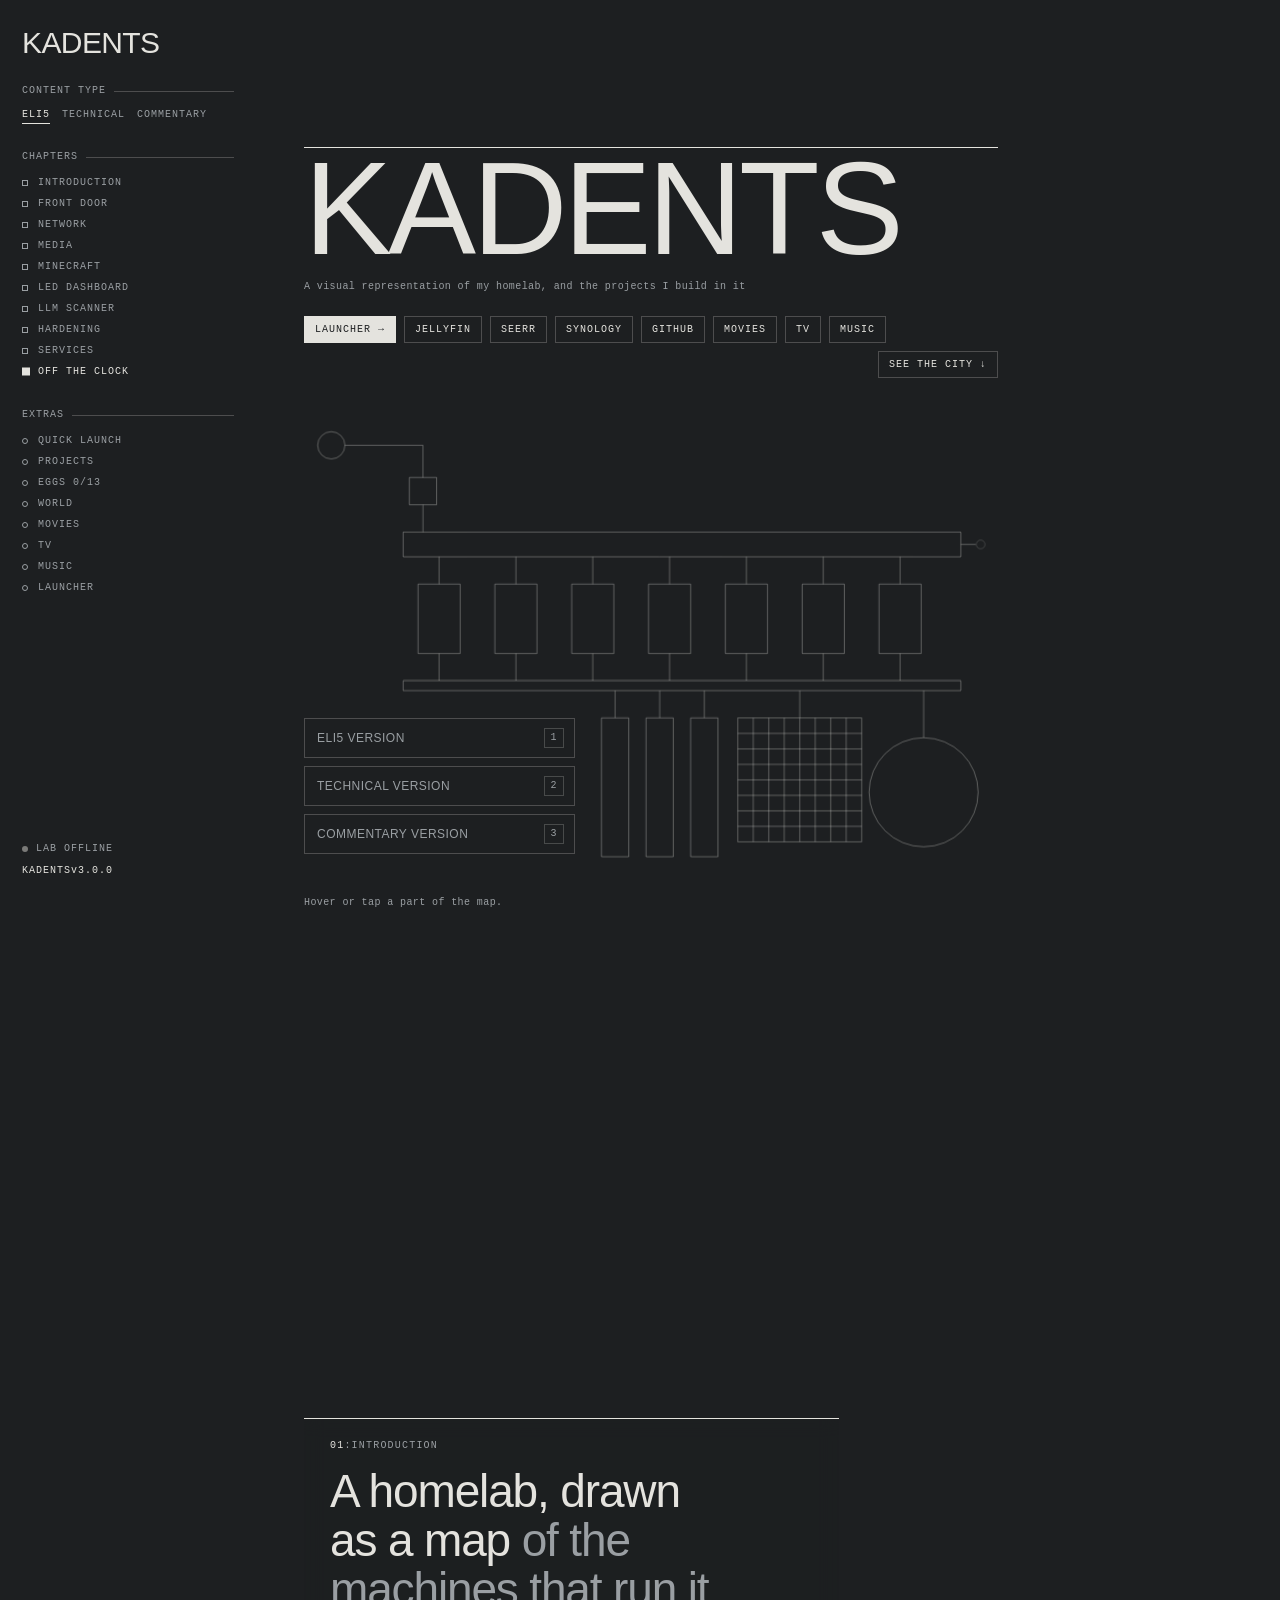
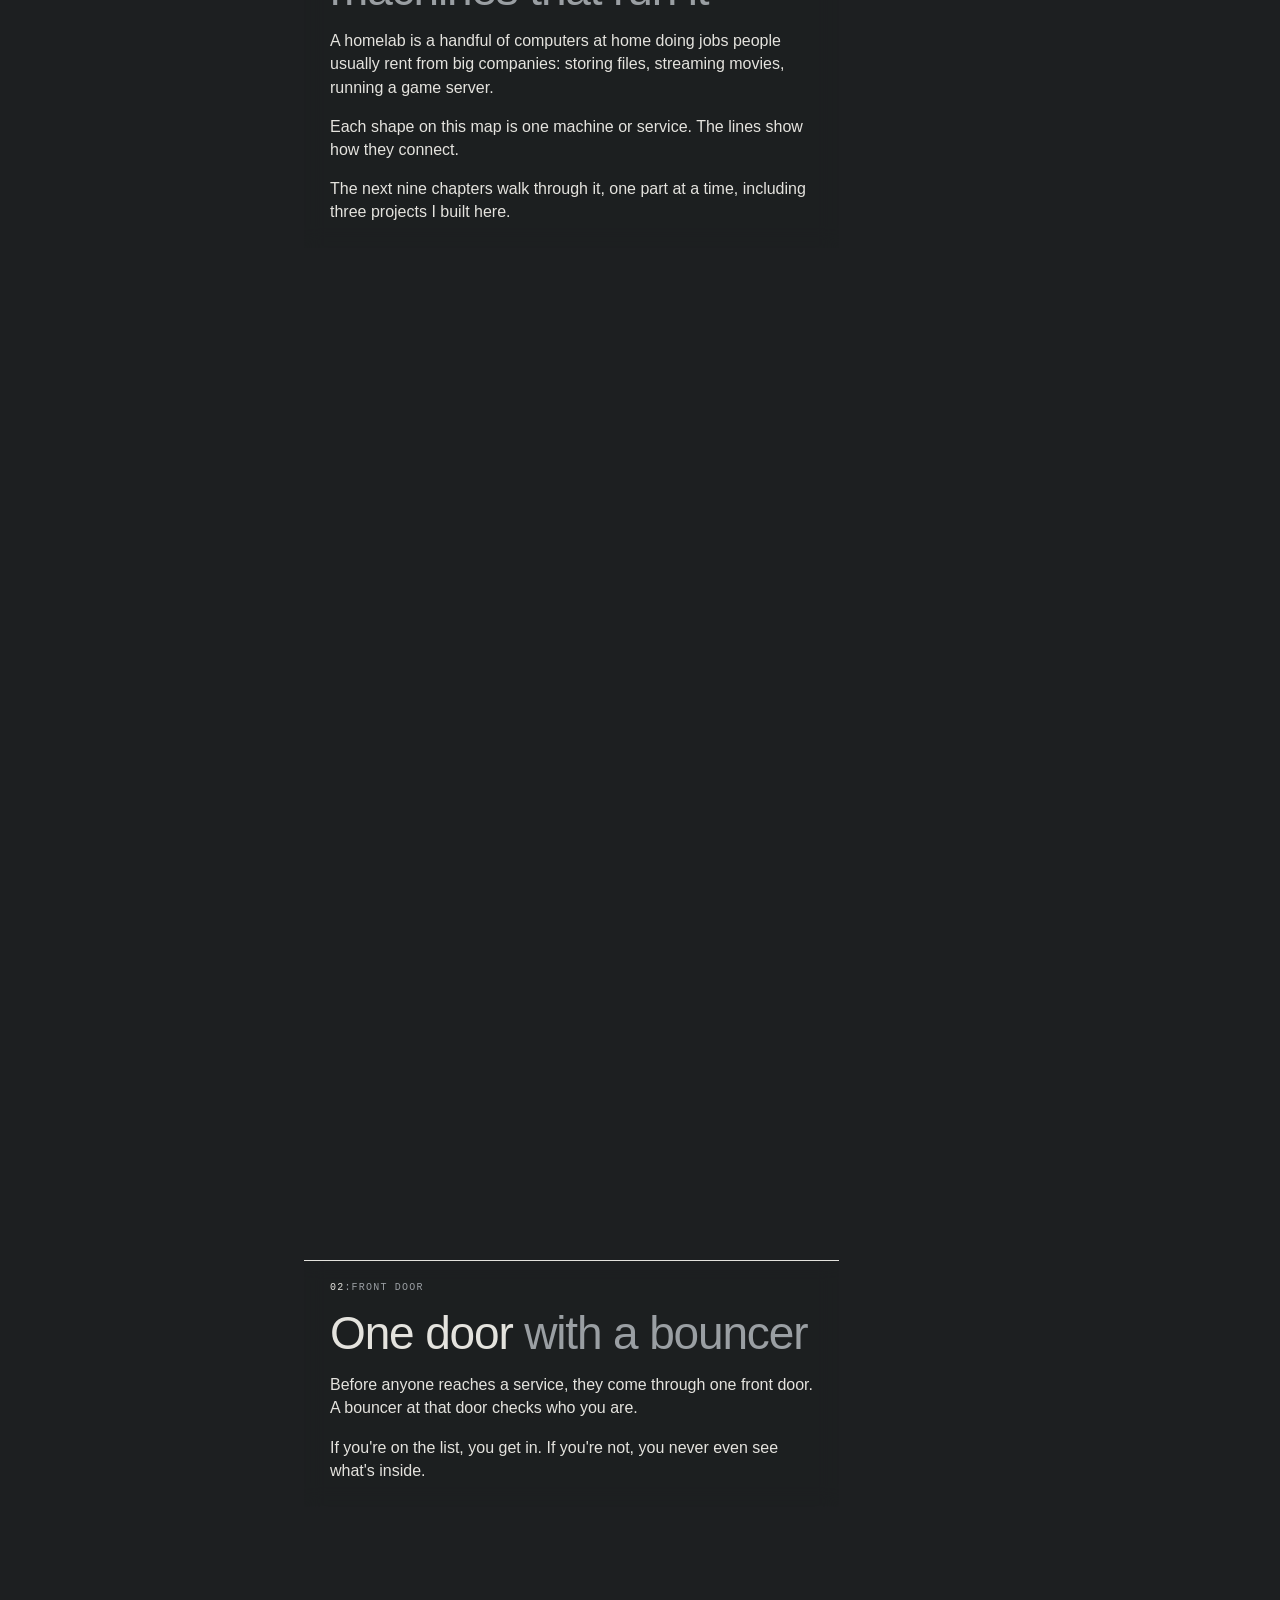
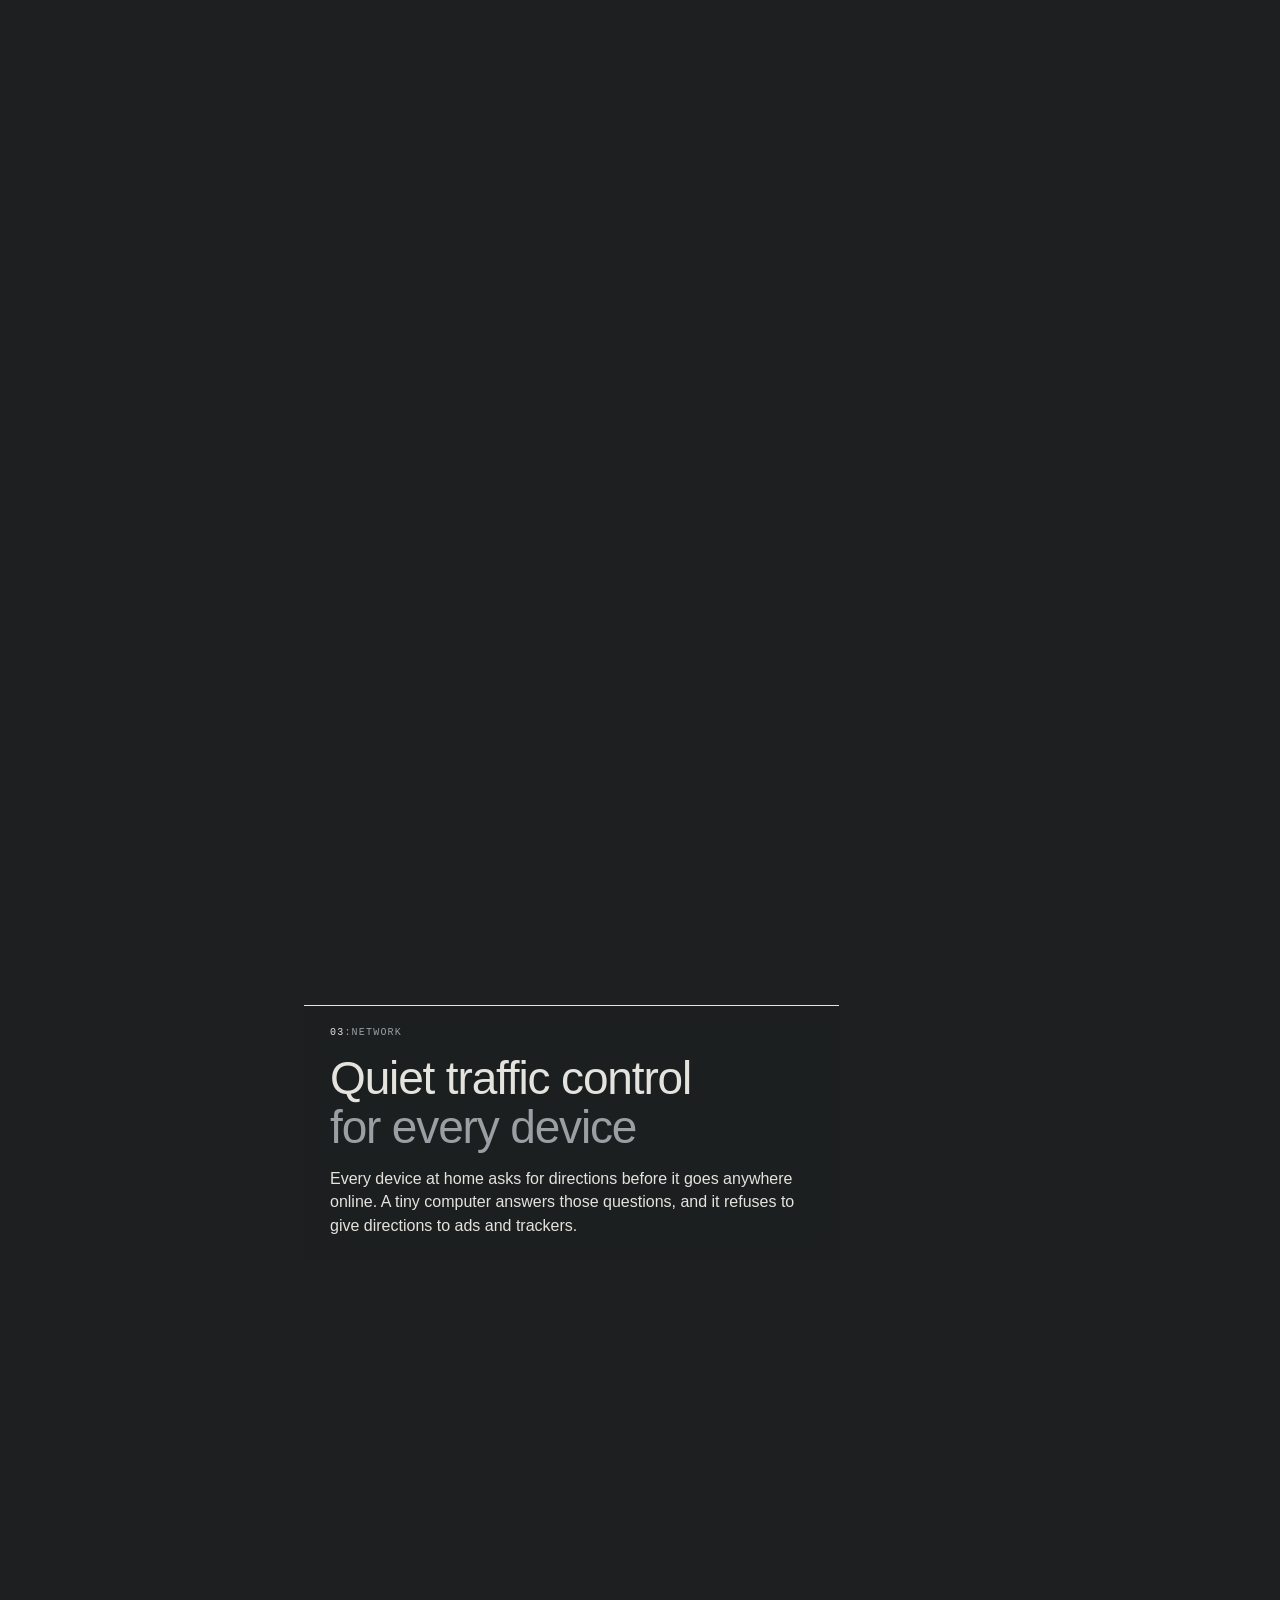
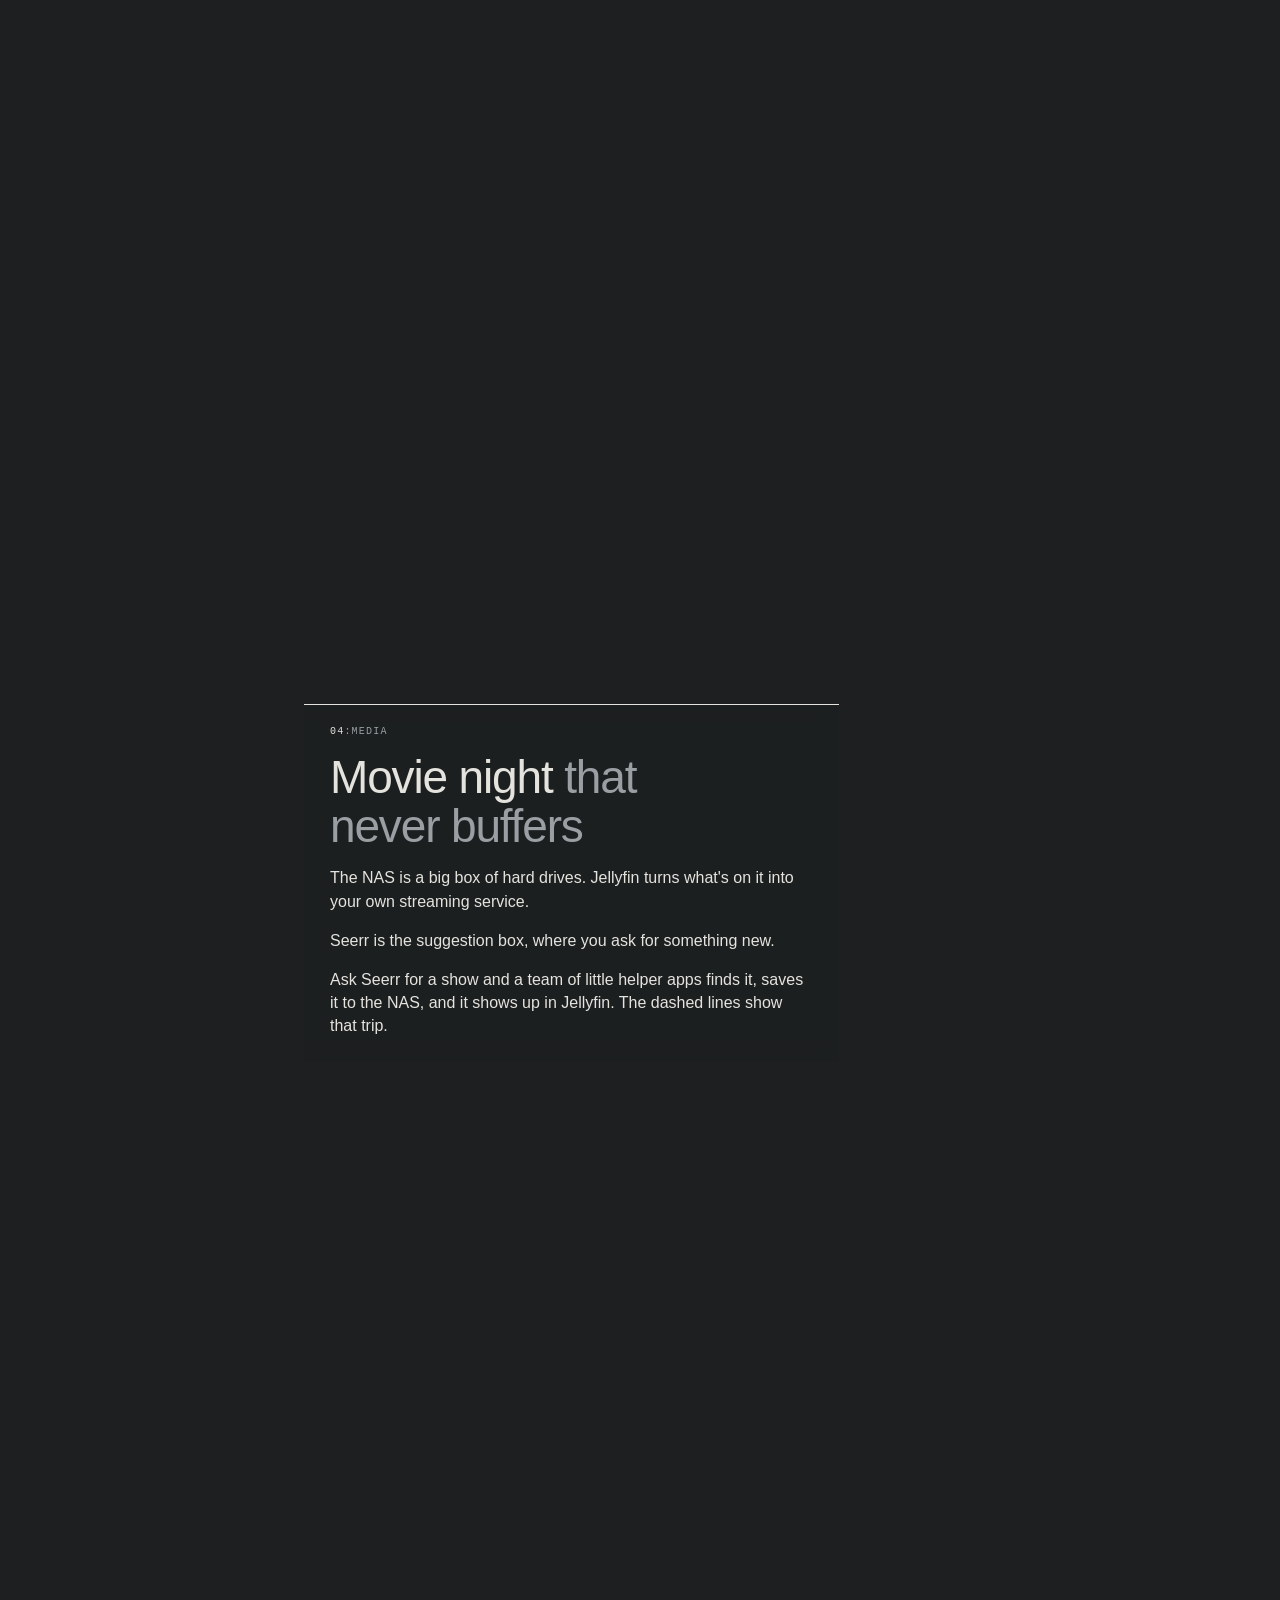
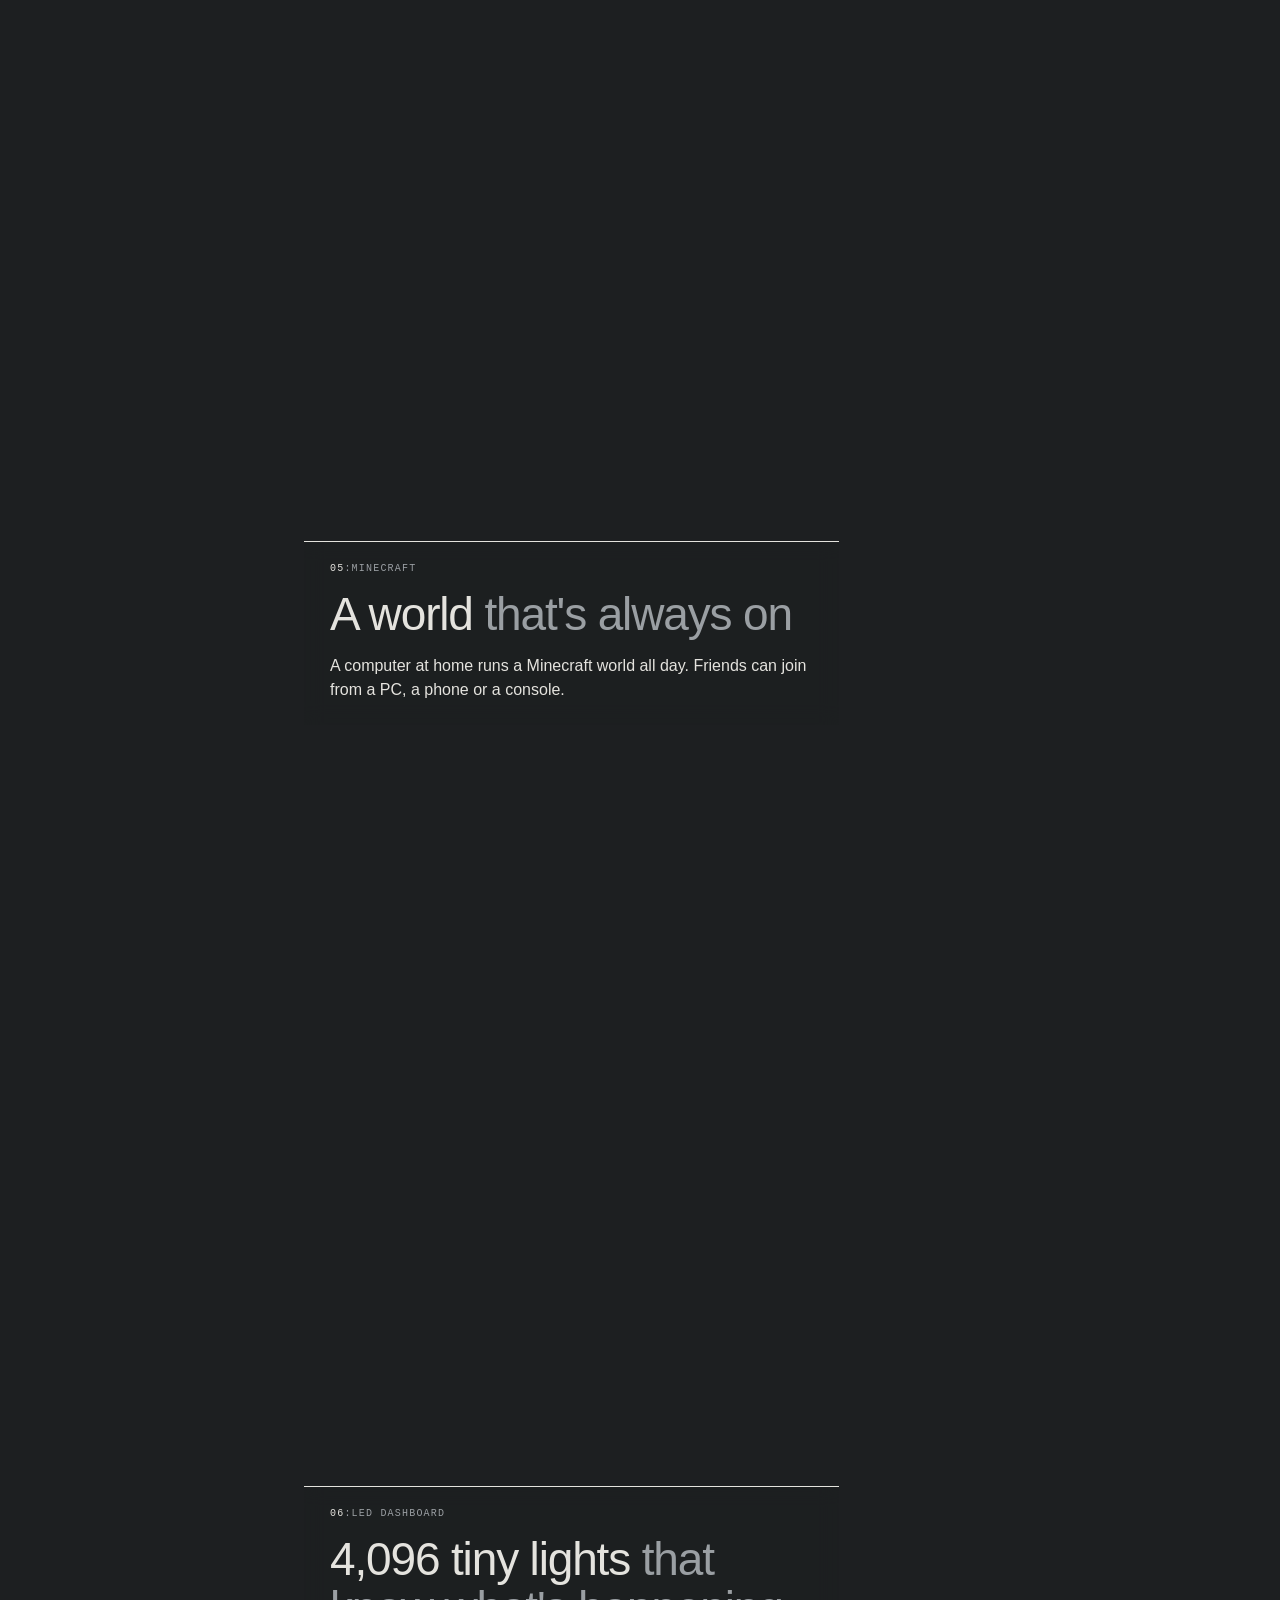
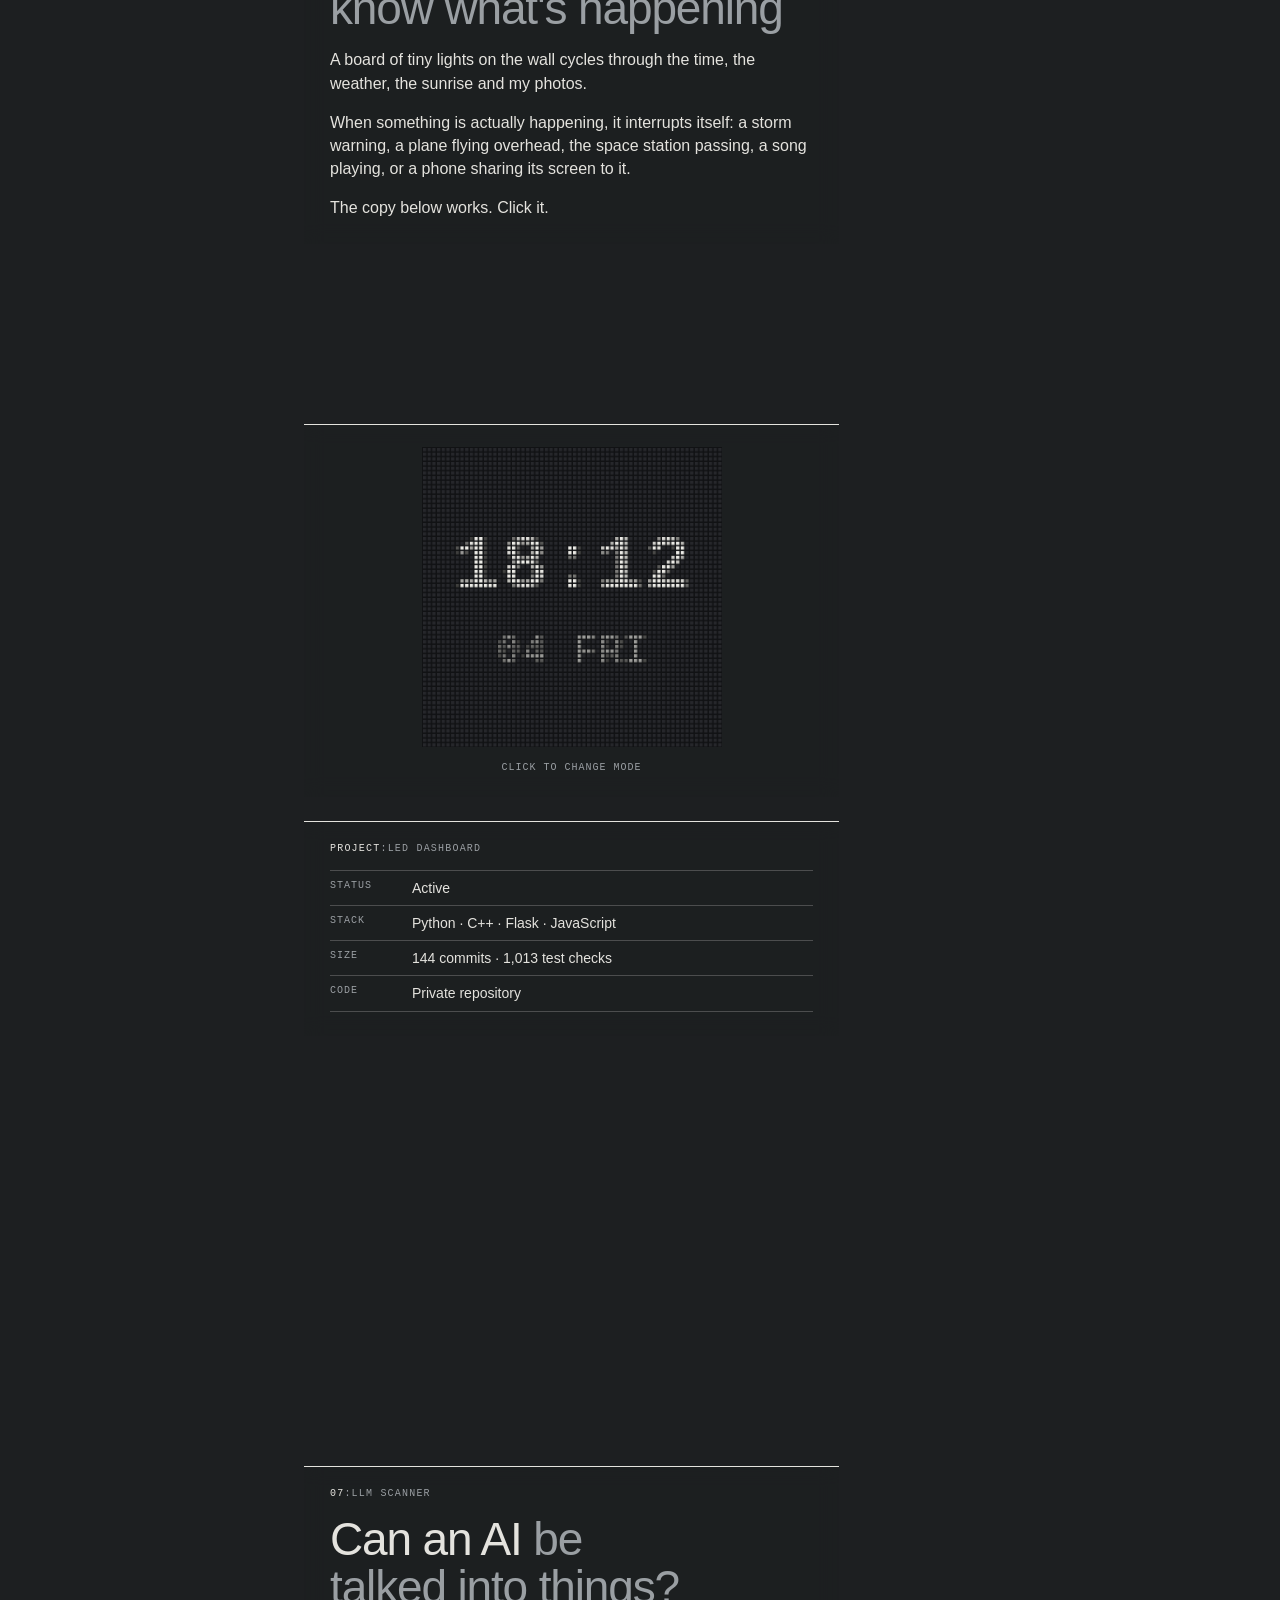
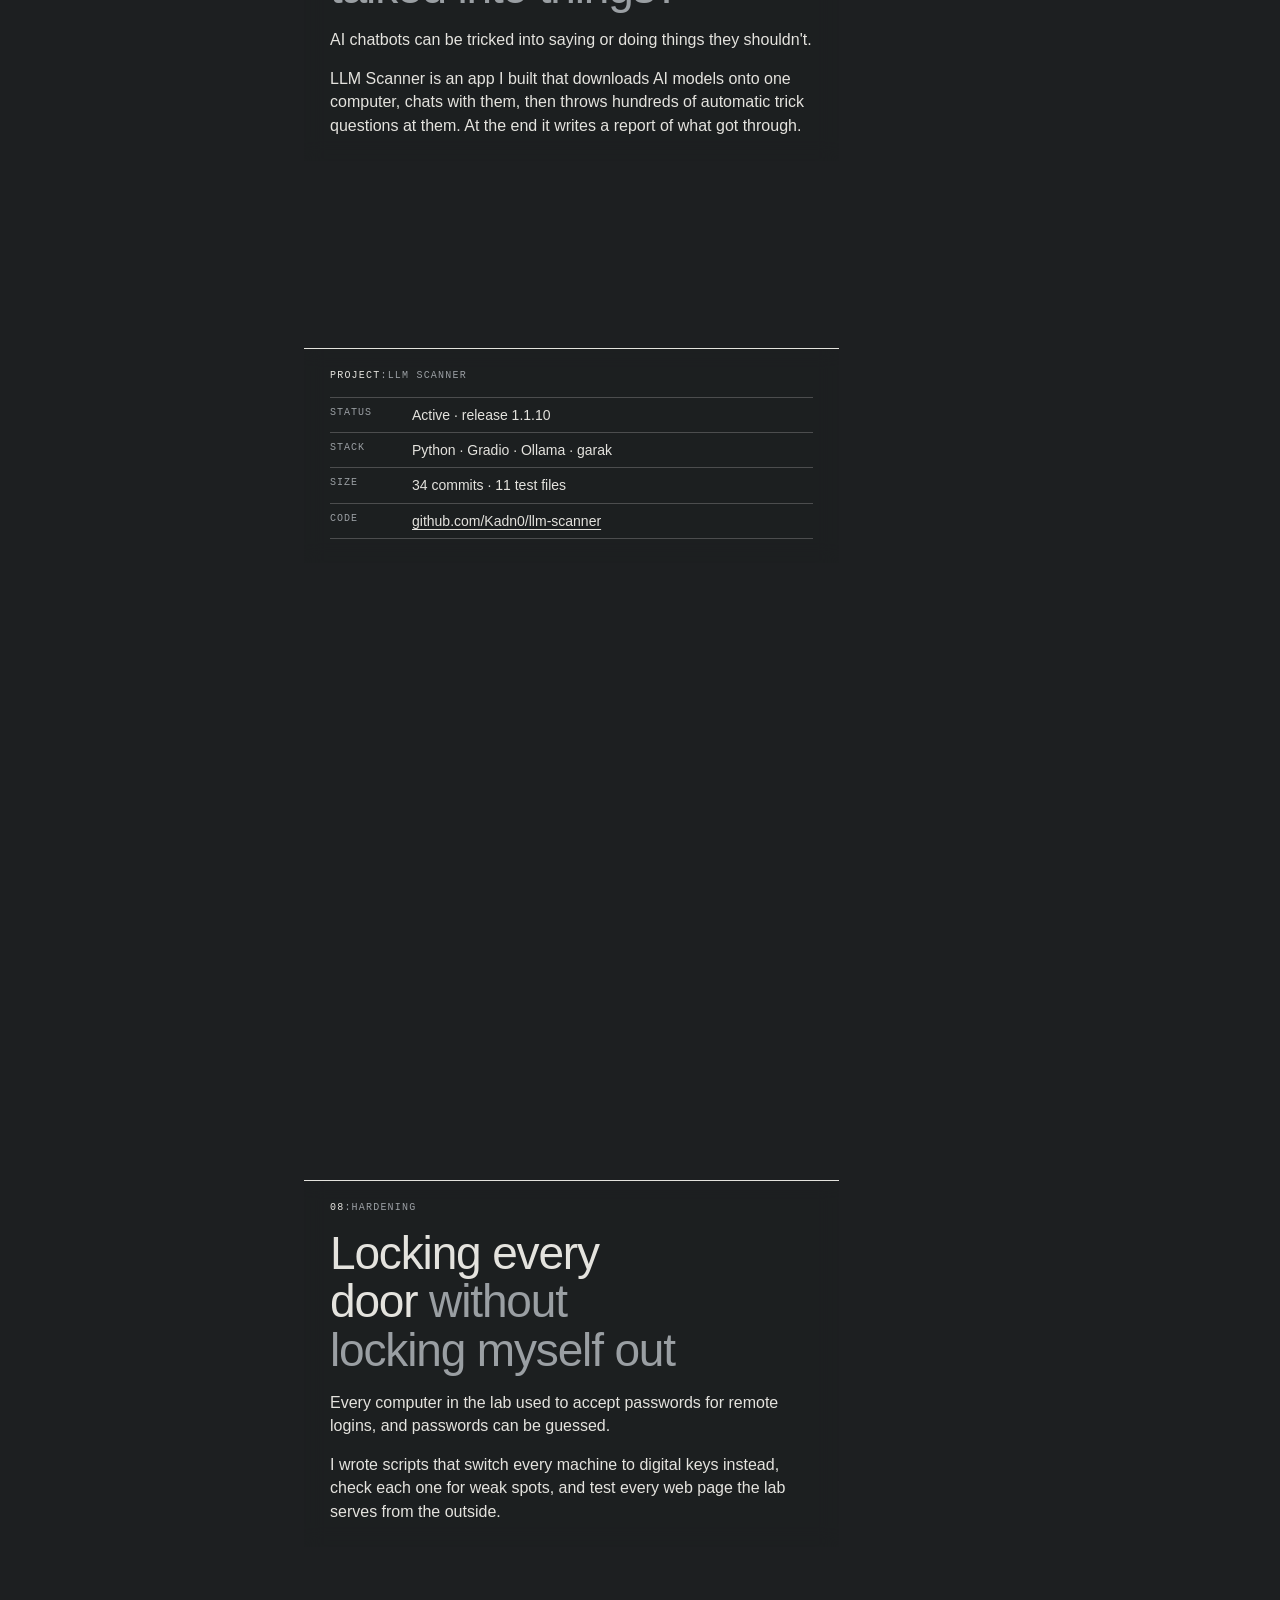
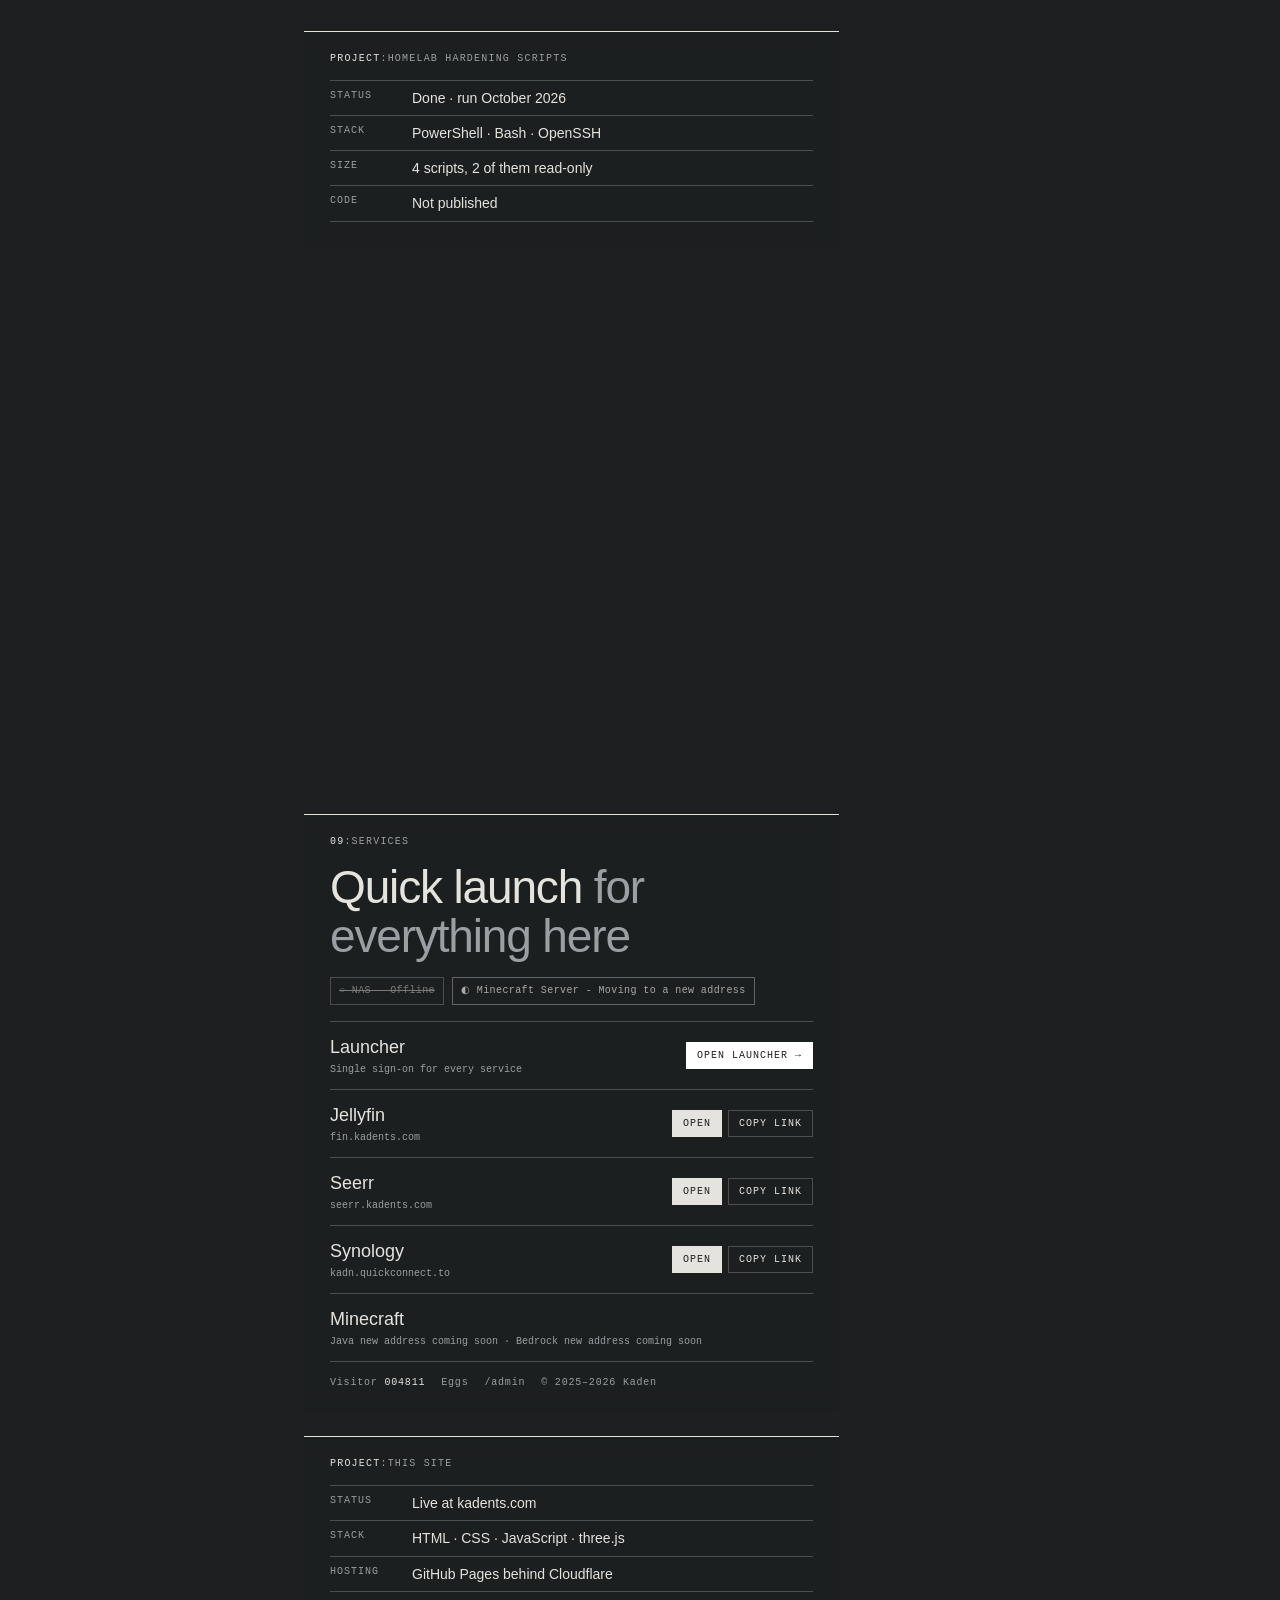
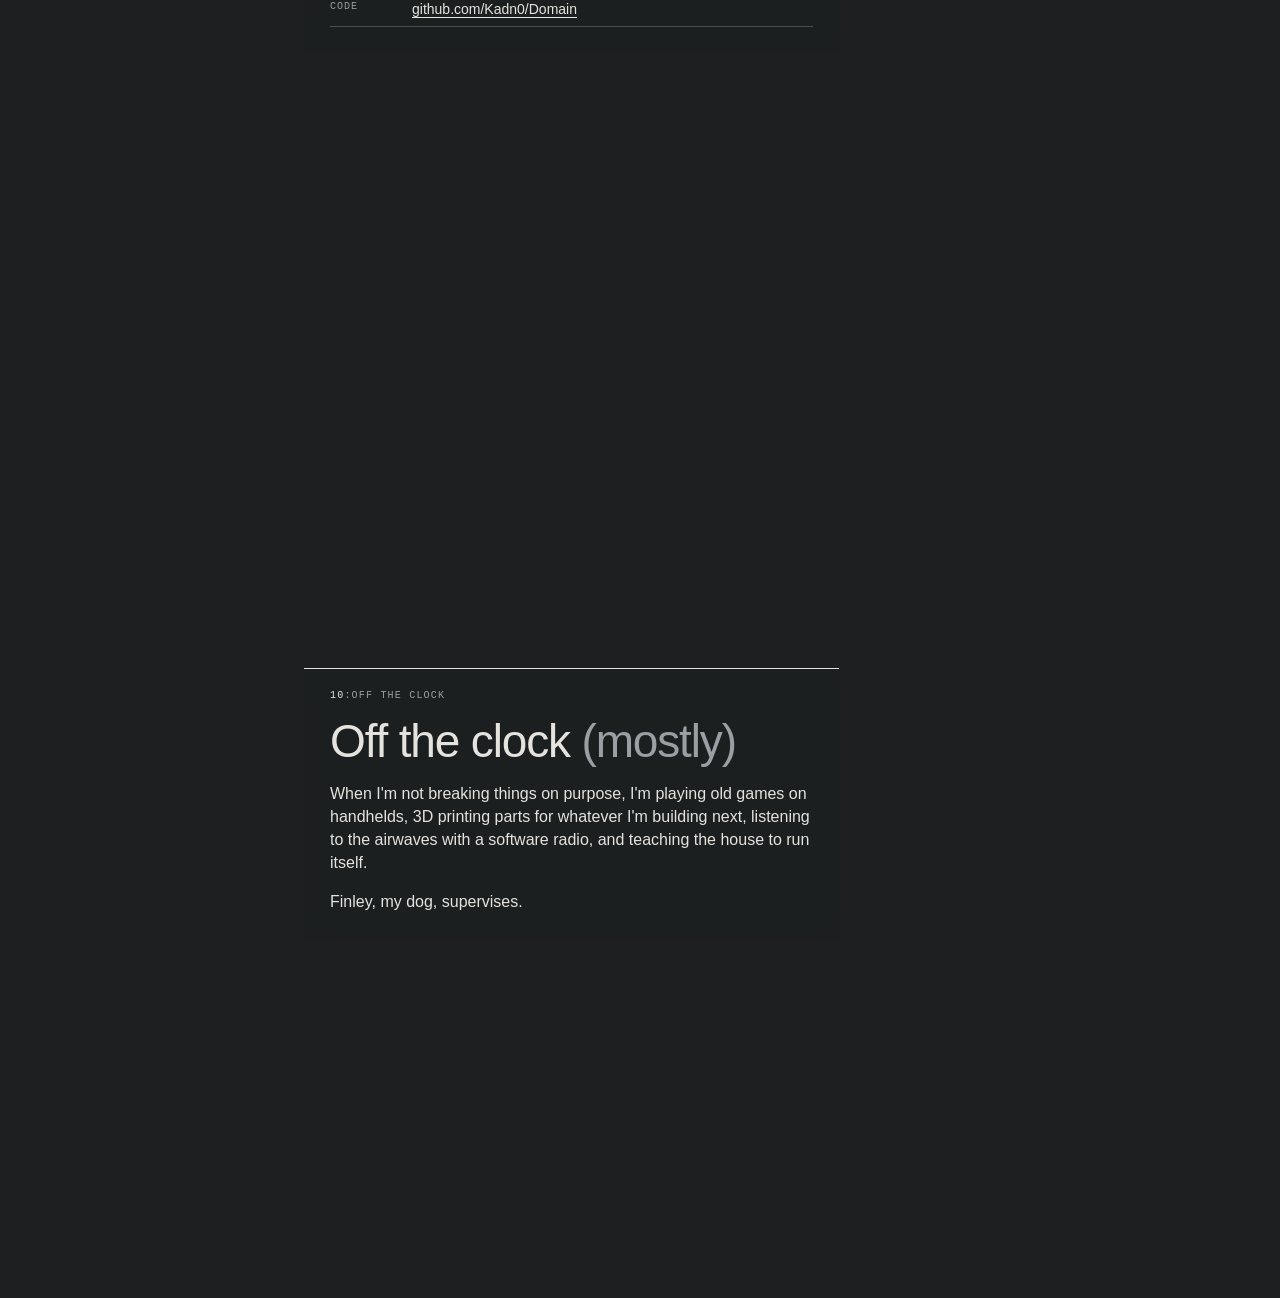
<file: index.html>
<!DOCTYPE html>
<html lang="en" data-mode="eli5">
<head>
  <meta charset="utf-8" />
  <!-- Content Security Policy as a meta tag, so it travels with the files. frame-ancestors is sent as a header by a Cloudflare rule.
       cloudflareinsights.com is Cloudflare Web Analytics. Bot Fight Mode's inline detection script stays blocked on purpose:
       allowing it would take 'unsafe-inline', and on the free plan it only feeds bot scoring. -->
  <meta http-equiv="Content-Security-Policy" content="default-src 'self'; script-src 'self' https://static.cloudflareinsights.com; style-src 'self' 'unsafe-inline' https://fonts.googleapis.com; font-src https://fonts.gstatic.com; img-src 'self' data: blob:; connect-src 'self' https://cloudflareinsights.com https://fin.kadents.com https://api.mcsrvstat.us https://api.mcstatus.io https://eu.mcapi.us; frame-src https://www.youtube-nocookie.com; worker-src 'none'; object-src 'none'; base-uri 'none'; form-action 'none'; upgrade-insecure-requests">
  <meta name="referrer" content="strict-origin-when-cross-origin">
  <meta name="viewport" content="width=device-width, initial-scale=1, viewport-fit=cover" />
  <title>Kadents</title>
  <meta name="description" content="A map of Kaden's homelab, and the front door to its services." />
  <!-- Hello, source reader. Some words do things when you type them on this page. -->

  <!-- Modern browsers: crisp scalable SVG (auto-swaps to inverted on dark UI) -->
  <link rel="icon" type="image/svg+xml" href="/kadents-violet.svg" media="(prefers-color-scheme: light)">
  <link rel="icon" type="image/svg+xml" href="/kadents-violet-inverted.svg" media="(prefers-color-scheme: dark)">

  <!-- PNG fallbacks for older browsers -->
  <link rel="icon" type="image/png" sizes="32x32" href="/icons/favicon-32.png">
  <link rel="icon" type="image/png" sizes="16x16" href="/icons/favicon-16.png">

  <!-- iOS home screen -->
  <link rel="apple-touch-icon" sizes="180x180" href="/icons/apple-touch-icon.png">

  <!-- PWA -->
  <link rel="manifest" href="/site.webmanifest">
  <meta name="theme-color" content="#1d1f21">

  <link rel="preconnect" href="https://fonts.googleapis.com">
  <link rel="preconnect" href="https://fonts.gstatic.com" crossorigin>
  <link rel="stylesheet" href="https://fonts.googleapis.com/css2?family=Hanken+Grotesk:wght@300;400;500&family=Martian+Mono:wght@400;500&display=swap">
  <link rel="stylesheet" href="style.css" />
</head>
<body>
  <!-- The 3D city behind the chapters (city.js); the flat map below is the fallback without WebGL. -->
  <canvas id="city" aria-hidden="true"></canvas>
  <div id="labels" aria-hidden="true"></div>
  <div id="readout" aria-hidden="true"><span>Field width</span><b id="fieldWidth">0</b><i></i><small id="fieldMeta"></small></div>
  <svg id="scene" aria-hidden="true" preserveAspectRatio="xMidYMid meet"></svg>

  <nav id="rail" aria-label="Chapters">
    <p class="mark">KADENTS</p>
    <div class="group">
      <p class="head">Content type</p>
      <div class="vers" role="group" aria-label="Reading version">
        <button type="button" data-mode-btn="eli5">ELI5</button>
        <button type="button" data-mode-btn="tech">Technical</button>
        <button type="button" data-mode-btn="comm">Commentary</button>
        <span class="vers-mark" aria-hidden="true"></span>
      </div>
    </div>
    <div class="group">
      <p class="head">Chapters</p>
      <ol class="nav" id="index">
        <li><button type="button" data-go="ch-01">Introduction</button></li>
        <li><button type="button" data-go="ch-02">Front door</button></li>
        <li><button type="button" data-go="ch-03">Network</button></li>
        <li><button type="button" data-go="ch-04">Media</button></li>
        <li><button type="button" data-go="ch-05">Minecraft</button></li>
        <li><button type="button" data-go="ch-06">LED dashboard</button></li>
        <li><button type="button" data-go="ch-07">LLM Scanner</button></li>
        <li><button type="button" data-go="ch-08">Hardening</button></li>
        <li><button type="button" data-go="ch-09">Services</button></li>
        <li><button type="button" data-go="ch-10">Off the clock</button></li>
      </ol>
      <span class="idx-mark" aria-hidden="true"></span>
    </div>
    <div class="group">
      <p class="head">Extras</p>
      <ol class="nav circle">
        <li><button type="button" data-go="ch-09">Quick launch</button></li>
        <li><button type="button" data-projects>Projects</button></li>
        <li><button type="button" id="eggBtn">Eggs 0/13</button></li>
        <li><button type="button" data-world>World</button></li>
        <li><a href="/movies/">Movies</a></li>
        <li><a href="/tv/">TV</a></li>
        <li><a href="/music/">Music</a></li>
        <li><a href="https://kadn.cloudflareaccess.com/#/" target="_blank" rel="noopener">Launcher</a></li>
      </ol>
    </div>
    <p class="lab" id="labState">Checking the lab</p>
    <p class="sign">KADENTSv<span>3.0.0</span></p>
  </nav>

  <header id="bar">
    <strong>KADENTS</strong>
    <div class="vers" role="group" aria-label="Reading version">
      <button type="button" data-mode-btn="eli5">ELI5</button>
      <button type="button" data-mode-btn="tech">Tech</button>
      <button type="button" data-mode-btn="comm">Comm</button>
    </div>
  </header>

  <main>
    <section class="landing" id="top" aria-labelledby="title">
      <button class="loadline" id="loaderBar" type="button" tabindex="-1" aria-hidden="true"><span id="loaderPct">Loading 0%</span><i id="loaderFill"></i></button>
      <h1 id="title">KADENTS</h1>
      <p class="sub">A visual representation of my homelab, and the projects I build in it</p>
      <nav class="quick" aria-label="Quick links">
        <a class="btn primary" href="https://kadn.cloudflareaccess.com/#/" target="_blank" rel="noopener">Launcher &rarr;</a>
        <a class="btn" href="https://fin.kadents.com" target="_blank" rel="noopener">Jellyfin</a>
        <a class="btn" href="https://seerr.kadents.com" target="_blank" rel="noopener">Seerr</a>
        <a class="btn" href="https://kadn.quickconnect.to" target="_blank" rel="noopener">Synology</a>
        <button class="btn" type="button" data-mc-copy="java">Copy Minecraft IP</button>
        <a class="btn" href="https://github.com/Kadn0" target="_blank" rel="noopener">GitHub</a>
        <a class="btn" href="/movies/">Movies</a>
        <a class="btn" href="/tv/">TV</a>
        <a class="btn" href="/music/">Music</a>
        <button class="btn narrow" type="button" data-world>World</button>
        <button class="btn narrow" type="button" data-projects>Projects</button>
        <button class="btn ghost tour" type="button" data-go="ch-01">See the city &darr;</button>
      </nav>

      <div class="drawing">
        <svg id="map" viewBox="0 0 560 372" role="img" aria-labelledby="mapTitle">
          <title id="mapTitle">Map of the homelab: internet, Cloudflare, gateway, seven machines, and the services they run</title>
          <g class="wires">
            <path d="M33 22H96V48" />
            <path d="M96 70V92" />
            <path d="M530 102H542" />
            <path d="M109 112V134M171 112V134M233 112V134M295 112V134M357 112V134M419 112V134M481 112V134" />
            <path d="M109 190V212M171 190V212M233 190V212M295 190V212M357 190V212M419 190V212M481 190V212" />
            <path d="M251 220V242M287 220V242M323 220V242M400 220V242M500 220V258" />
          </g>
          <g class="node" data-id="inet" data-go="ch-02" data-label="Internet. Everything starts out here."><circle cx="22" cy="22" r="11" /></g>
          <g class="node" data-id="cf" data-go="ch-02" data-label="Cloudflare edge. The front door and its bouncer."><rect x="85" y="48" width="22" height="22" /></g>
          <g class="node" data-id="gw" data-go="ch-03" data-label="Gateway. Routing, firewall and addresses."><rect x="80" y="92" width="450" height="20" /></g>
          <g class="node rogue" data-id="rogue" data-egg="rogue" data-label="Unknown device."><circle cx="546" cy="102" r="3.5" /></g>
          <g class="node" data-id="desk" data-go="ch-07" data-label="Desktop. Where the LLM Scanner runs."><rect x="92" y="134" width="34" height="56" /></g>
          <g class="node" data-id="media" data-go="ch-04" data-label="Media server. Runs the apps."><rect x="154" y="134" width="34" height="56" /></g>
          <g class="node" data-id="nas" data-go="ch-04" data-label="NAS. The big box of drives."><rect x="216" y="134" width="34" height="56" /></g>
          <g class="node" data-id="dns" data-go="ch-03" data-label="DNS Pi. Blocks ads for the whole house."><rect x="278" y="134" width="34" height="56" /></g>
          <g class="node" data-id="svc" data-go="ch-08" data-label="Helpers Pi. Hardened, key-only."><rect x="340" y="134" width="34" height="56" /></g>
          <g class="node" data-id="ledpi" data-go="ch-06" data-label="LED Pi. Drives the 64×64 matrix."><rect x="402" y="134" width="34" height="56" /></g>
          <g class="node" data-id="radio" data-go="ch-07" data-label="Radio Pi. Listens to the airwaves."><rect x="464" y="134" width="34" height="56" /></g>
          <g class="node" data-id="bus" data-go="ch-04" data-label="Bus. How the machines share work."><rect x="80" y="212" width="450" height="8" /></g>
          <g class="node" data-id="jelly" data-go="ch-04" data-label="Jellyfin. Your own streaming service."><rect x="240" y="242" width="22" height="112" /></g>
          <g class="node" data-id="seerr" data-go="ch-04" data-label="Seerr. The suggestion box."><rect x="276" y="242" width="22" height="112" /></g>
          <g class="node" data-id="mc" data-go="ch-05" data-label="Minecraft. A world that's always on."><rect x="312" y="242" width="22" height="112" /></g>
          <g class="node" data-id="led" data-go="ch-06" data-label="LED matrix. 4,096 tiny lights.">
            <rect x="350" y="242" width="100" height="100" />
            <path class="grid" d="M362.5 242V342M375 242V342M387.5 242V342M400 242V342M412.5 242V342M425 242V342M437.5 242V342M350 254.5H450M350 267H450M350 279.5H450M350 292H450M350 304.5H450M350 317H450M350 329.5H450" />
          </g>
          <g class="node" data-id="launch" data-go="ch-09" data-label="Launcher. Every service behind one door."><circle cx="500" cy="302" r="44" /></g>
          <g class="labels">
            <text data-for="inet" x="38" y="16">INTERNET</text>
            <text data-for="cf" x="112" y="62">CLOUDFLARE</text>
            <text data-for="gw" x="80" y="88">GATEWAY</text>
            <text data-for="desk" class="v" transform="translate(113 186) rotate(-90)">DESKTOP</text>
            <text data-for="media" class="v" transform="translate(175 186) rotate(-90)">MEDIA</text>
            <text data-for="nas" class="v" transform="translate(237 186) rotate(-90)">NAS</text>
            <text data-for="dns" class="v" transform="translate(299 186) rotate(-90)">DNS PI</text>
            <text data-for="svc" class="v" transform="translate(361 186) rotate(-90)">HELPERS</text>
            <text data-for="ledpi" class="v" transform="translate(423 186) rotate(-90)">LED PI</text>
            <text data-for="radio" class="v" transform="translate(485 186) rotate(-90)">RADIO PI</text>
            <text data-for="bus" x="80" y="232">BUS</text>
            <text data-for="jelly" class="v" transform="translate(255 350) rotate(-90)">JELLYFIN</text>
            <text data-for="seerr" class="v" transform="translate(291 350) rotate(-90)">SEERR</text>
            <text data-for="mc" class="v" transform="translate(327 350) rotate(-90)">MINECRAFT</text>
            <text data-for="led" x="350" y="356">64×64 LED</text>
            <text data-for="launch" x="500" y="305" text-anchor="middle">LAUNCHER</text>
          </g>
        </svg>

        <div class="choose" role="group" aria-label="Choose a version">
          <button type="button" data-mode-btn="eli5" data-start>ELI5 version<kbd>1</kbd></button>
          <button type="button" data-mode-btn="tech" data-start>Technical version<kbd>2</kbd></button>
          <button type="button" data-mode-btn="comm" data-start>Commentary version<kbd>3</kbd></button>
        </div>
      </div>
      <p class="caption" id="schemCap">Hover or tap a part of the map.</p>
    </section>

    <section class="stage" id="ch-01" data-focus="-20 -24 600 420" data-lit="all">
      <div class="track">
        <div class="ver" data-ver="eli5"><div class="panel">
          <header><span class="n">01</span><span class="t">Introduction</span></header>
          <h2>A homelab, drawn as a map <span class="m">of the machines that run it</span></h2>
          <p>A homelab is a handful of computers at home doing jobs people usually rent from big companies: storing files, streaming movies, running a game server.</p>
          <p>Each shape on this map is one machine or service. The lines show how they connect.</p>
          <p>The next nine chapters walk through it, one part at a time, including three projects I built here.</p>
        </div></div>
        <div class="ver" data-ver="tech"><div class="panel">
          <header><span class="n">01</span><span class="t">Introduction</span></header>
          <div class="origin"><span>Runs on</span><b>7 machines · 1 gateway</b></div>
          <h2>A small self-hosted stack with one way in</h2>
          <p>A Windows workstation, an Ubuntu server, a Synology NAS and a set of Raspberry Pis sit behind one gateway. Public apps are published through Cloudflare, never through open ports.</p>
          <div class="flow">Browser → Cloudflare edge → Access policy → tunnel → app</div>
          <ul class="tech-list">
            <li><b>Ingress:</b> Cloudflare Tunnel, with no inbound port forwards.</li>
            <li><b>Auth:</b> Cloudflare Access single sign-on in front of private apps.</li>
            <li><b>This page:</b> static HTML on GitHub Pages. The status checks run in your browser.</li>
          </ul>
        </div></div>
        <div class="ver" data-ver="comm"><div class="panel">
          <header><span class="n">01</span><span class="t">Introduction</span></header>
          <div class="chat">
            <div class="msg you"><p>Is everything up?</p></div>
            <div class="msg them"><p>NAS is online. Minecraft is sleeping. Nothing is on fire.</p></div>
          </div>
          <p>I'm a cyber security analyst, and this is where I practice. Most of it started as "I wonder if I can host that myself," and a surprising amount of it worked. Some of it broke at 2 a.m. That's part of it too.</p>
        </div></div>
      </div>
    </section>

    <section class="stage" id="ch-02" data-focus="0 -6 260 150" data-lit="inet cf gw svc">
      <div class="track">
        <div class="ver" data-ver="eli5"><div class="panel">
          <header><span class="n">02</span><span class="t">Front door</span></header>
          <h2>One door <span class="m">with a bouncer</span></h2>
          <p>Before anyone reaches a service, they come through one front door. A bouncer at that door checks who you are.</p>
          <p>If you're on the list, you get in. If you're not, you never even see what's inside.</p>
        </div></div>
        <div class="ver" data-ver="tech"><div class="panel">
          <header><span class="n">02</span><span class="t">Front door</span></header>
          <div class="origin"><span>Runs on</span><b>Cloudflare</b></div>
          <h2>Outbound tunnels and an identity check at the edge</h2>
          <p>Cloudflare Tunnel connects outbound from inside the network, so nothing listens on the home IP. Cloudflare Access puts single sign-on in front of each private app.</p>
          <ul class="tech-list">
            <li><b>Launcher:</b> lists every app a signed-in user may open.</li>
            <li><b>Domain:</b> DNSSEC on, DMARC enforced.</li>
          </ul>
        </div></div>
        <div class="ver" data-ver="comm"><div class="panel">
          <header><span class="n">02</span><span class="t">Front door</span></header>
          <p>The tunnel was the moment this stopped feeling scary. Nothing is exposed at home, and I can still reach everything from anywhere.</p>
        </div></div>
      </div>
    </section>

    <section class="stage" id="ch-03" data-focus="60 70 490 140" data-lit="gw dns">
      <div class="track">
        <div class="ver" data-ver="eli5"><div class="panel">
          <header><span class="n">03</span><span class="t">Network</span></header>
          <h2>Quiet traffic control <span class="m">for every device</span></h2>
          <p>Every device at home asks for directions before it goes anywhere online. A tiny computer answers those questions, and it refuses to give directions to ads and trackers.</p>
        </div></div>
        <div class="ver" data-ver="tech"><div class="panel">
          <header><span class="n">03</span><span class="t">Network</span></header>
          <div class="origin"><span>Runs on</span><b>Pi-hole + Unbound</b></div>
          <h2>Filtered, recursive DNS for the whole network</h2>
          <p>The gateway handles routing and DHCP. DNS goes to Pi-hole, which forwards to Unbound as a local recursive resolver.</p>
          <div class="flow">Device → Pi-hole → Unbound → root servers</div>
          <ul class="tech-list">
            <li><b>Result:</b> no third-party DNS provider, and ad and tracker domains are blocked for every device.</li>
          </ul>
        </div></div>
        <div class="ver" data-ver="comm"><div class="panel">
          <header><span class="n">03</span><span class="t">Network</span></header>
          <p>The day I turned on network-wide blocking, everything in the house got faster. Nobody noticed, which is exactly how infrastructure should work.</p>
        </div></div>
      </div>
    </section>

    <section class="stage" id="ch-04" data-focus="120 110 220 260" data-lit="media nas bus jelly seerr">
      <div class="track">
        <div class="ver" data-ver="eli5"><div class="panel">
          <header><span class="n">04</span><span class="t">Media</span></header>
          <h2>Movie night <span class="m">that never buffers</span></h2>
          <p>The NAS is a big box of hard drives. Jellyfin turns what's on it into your own streaming service.</p>
          <p>Seerr is the suggestion box, where you ask for something new.</p>
          <p>Ask Seerr for a show and a team of little helper apps finds it, saves it to the NAS, and it shows up in Jellyfin. The dashed lines show that trip.</p>
        </div></div>
        <div class="ver" data-ver="tech"><div class="panel">
          <header><span class="n">04</span><span class="t">Media</span></header>
          <div class="origin"><span>Runs on</span><b>Synology NAS · media server</b></div>
          <h2>Library storage, playback and requests</h2>
          <p>Media lives on the Synology NAS. Jellyfin serves libraries and playback; Seerr takes requests and shows their progress.</p>
          <ul class="tech-list">
            <li><b>Request flow:</b> Seerr checks Jellyfin's library, then hands requests to Sonarr (TV), Radarr (movies) or Lidarr (music).</li>
            <li><b>Containers:</b> Prowlarr manages indexers, SABnzbd downloads, Bazarr adds subtitles, Recyclarr syncs quality profiles, and Unmanic tidies files on the NAS.</li>
            <li><b>Status:</b> the NAS chip checks Jellyfin's health endpoint from your browser.</li>
          </ul>
        </div></div>
        <div class="ver" data-ver="comm"><div class="panel">
          <header><span class="n">04</span><span class="t">Media</span></header>
          <p>This is the part my friends actually use. They don't care how it works. They care that it works.</p>
        </div></div>
      </div>
    </section>

    <section class="stage" id="ch-05" data-focus="220 180 220 190" data-lit="mc bus">
      <div class="track">
        <div class="ver" data-ver="eli5"><div class="panel">
          <header><span class="n">05</span><span class="t">Minecraft</span></header>
          <h2>A world <span class="m">that's always on</span></h2>
          <p>A computer at home runs a Minecraft world all day. Friends can join from a PC, a phone or a console.</p>
        </div></div>
        <div class="ver" data-ver="tech"><div class="panel">
          <header><span class="n">05</span><span class="t">Minecraft</span></header>
          <div class="origin"><span>Runs on</span><b>Java + Bedrock</b></div>
          <h2>One server for both editions</h2>
          <p>The status line asks three public server-status APIs in turn, then lists who's online.</p>
          <ul class="tech-list">
            <li><b>Java:</b> <button class="link-button" type="button" data-mc-copy="java" data-mc-text="java">new address coming soon</button></li>
            <li><b>Bedrock:</b> <button class="link-button" type="button" data-mc-copy="bedrock" data-mc-text="bedrock">new address coming soon</button> <span data-mc-port="bedrock"></span></li>
          </ul>
        </div></div>
        <div class="ver" data-ver="comm"><div class="panel">
          <header><span class="n">05</span><span class="t">Minecraft</span></header>
          <p>Running a game server for friends taught me more about uptime than any class did.</p>
        </div></div>
      </div>
    </section>

    <section class="stage" id="ch-06" data-focus="330 116 230 254" data-lit="ledpi led">
      <div class="track">
        <div class="ver" data-ver="eli5"><div class="panel">
          <header><span class="n">06</span><span class="t">LED dashboard</span></header>
          <h2>4,096 tiny lights <span class="m">that know what's happening</span></h2>
          <p>A board of tiny lights on the wall cycles through the time, the weather, the sunrise and my photos.</p>
          <p>When something is actually happening, it interrupts itself: a storm warning, a plane flying overhead, the space station passing, a song playing, or a phone sharing its screen to it.</p>
          <p>The copy below works. Click it.</p>
        </div></div>
        <div class="ver" data-ver="tech"><div class="panel">
          <header><span class="n">06</span><span class="t">LED dashboard</span></header>
          <div class="origin"><span>Runs on</span><b>Raspberry Pi 4 · 64×64 HUB75</b></div>
          <h2>A priority ladder that decides what the wall shows</h2>
          <p>Two Python processes and no database: a render loop at about 2 fps that pipes frames to a small C++ driver built on the rpi-rgb-led-matrix library, and a Flask app for setting it up from a phone.</p>
          <div class="flow">AirPlay → flight overhead → space station → music → locked slide → rotation</div>
          <ul class="tech-list">
            <li><b>Flights:</b> its own ADS-B receiver first, public ADS-B feeds as backup, routes checked against the plane's position.</li>
            <li><b>Faces:</b> 33 clock faces, including a rendered Earth with the day and night line and a hand-tuned pixel aquarium.</li>
            <li><b>Weather:</b> forecast, a radar loop, severe weather alerts, air quality and UV.</li>
            <li><b>Music and AirPlay:</b> Spotify, Last.fm and HomePods, and phone mirroring scaled down to 64×64.</li>
            <li><b>Testing:</b> five suites, 1,013 checks.</li>
          </ul>
        </div></div>
        <div class="ver" data-ver="comm"><div class="panel">
          <header><span class="n">06</span><span class="t">LED dashboard</span></header>
          <p>My favorite project: 144 commits in four months, most of them late at night. The hardest bug was electrical. The Pi talks at 3.3 volts and the panel expects 5, so the picture tore until I slowed the signal way down.</p>
          <p>It's useless in the best way.</p>
        </div></div>
      </div>
      <figure class="panel led">
        <canvas id="led" width="320" height="320" aria-label="Simulated LED matrix. Click to change what it shows."></canvas>
        <figcaption>Click to change mode</figcaption>
      </figure>
      <aside class="panel project">
        <header><span class="n">Project</span><span class="t">LED Dashboard</span></header>
        <dl>
          <div><dt>Status</dt><dd>Active</dd></div>
          <div><dt>Stack</dt><dd>Python · C++ · Flask · JavaScript</dd></div>
          <div><dt>Size</dt><dd>144 commits · 1,013 test checks</dd></div>
          <div><dt>Code</dt><dd>Private repository</dd></div>
        </dl>
      </aside>
    </section>

    <section class="stage" id="ch-07" data-focus="70 118 450 92" data-lit="desk">
      <div class="track">
        <div class="ver" data-ver="eli5"><div class="panel">
          <header><span class="n">07</span><span class="t">LLM Scanner</span></header>
          <h2>Can an AI <span class="m">be talked into things?</span></h2>
          <p>AI chatbots can be tricked into saying or doing things they shouldn't.</p>
          <p>LLM Scanner is an app I built that downloads AI models onto one computer, chats with them, then throws hundreds of automatic trick questions at them. At the end it writes a report of what got through.</p>
        </div></div>
        <div class="ver" data-ver="tech"><div class="panel">
          <header><span class="n">07</span><span class="t">LLM Scanner</span></header>
          <div class="origin"><span>Runs on</span><b>One machine · Gradio</b></div>
          <h2>A local red-team workbench for language models</h2>
          <p>A self-contained Gradio app that finds and downloads models from Hugging Face and the Ollama library, chats with them, and scans chat models with NVIDIA's garak.</p>
          <div class="flow">Download → chat → garak probes → analyst report</div>
          <ul class="tech-list">
            <li><b>Scans:</b> saved probe groups for the OWASP LLM Top 10, a baseline assessment and NIST AI 600-1 risk areas, with pause, resume and stuck-probe recovery.</li>
            <li><b>Reports:</b> executive summary, OWASP mapping, findings with evidence and fixes, plus the raw data as CSV.</li>
            <li><b>Red team tools:</b> launches promptfoo and PyRIT locally against the installed models.</li>
            <li><b>Upkeep:</b> verified one-click updates that roll back if anything fails.</li>
          </ul>
        </div></div>
        <div class="ver" data-ver="comm"><div class="panel">
          <header><span class="n">07</span><span class="t">LLM Scanner</span></header>
          <p>I wanted to assess AI models the way I'd assess anything else: run the tests, keep the evidence, write it up. It shipped fourteen releases on its first day.</p>
          <p>Studying for Network+ and Security+ goes a lot faster when there's something real to poke at.</p>
        </div></div>
      </div>
      <aside class="panel project">
        <header><span class="n">Project</span><span class="t">LLM Scanner</span></header>
        <dl>
          <div><dt>Status</dt><dd>Active · release 1.1.10</dd></div>
          <div><dt>Stack</dt><dd>Python · Gradio · Ollama · garak</dd></div>
          <div><dt>Size</dt><dd>34 commits · 11 test files</dd></div>
          <div><dt>Code</dt><dd><a href="https://github.com/Kadn0/llm-scanner" target="_blank" rel="noopener">github.com/Kadn0/llm-scanner</a></dd></div>
        </dl>
      </aside>
    </section>

    <section class="stage" id="ch-08" data-focus="318 112 92 100" data-lit="svc">
      <div class="track">
        <div class="ver" data-ver="eli5"><div class="panel">
          <header><span class="n">08</span><span class="t">Hardening</span></header>
          <h2>Locking every door <span class="m">without locking myself out</span></h2>
          <p>Every computer in the lab used to accept passwords for remote logins, and passwords can be guessed.</p>
          <p>I wrote scripts that switch every machine to digital keys instead, check each one for weak spots, and test every web page the lab serves from the outside.</p>
        </div></div>
        <div class="ver" data-ver="tech"><div class="panel">
          <header><span class="n">08</span><span class="t">Hardening</span></header>
          <div class="origin"><span>Runs from</span><b>Workstation · PowerShell + Bash</b></div>
          <h2>Key-only SSH with an automatic rollback</h2>
          <div class="flow">Install key → prove login → harden → verify → cancel rollback</div>
          <ul class="tech-list">
            <li><b>setup-ssh-keys:</b> installs an ed25519 key on each host and proves key login before anything else changes.</li>
            <li><b>harden-hosts:</b> switches a host to key-only SSH with a three-minute rollback, cancelled only after a fresh login works.</li>
            <li><b>host-audit:</b> a read-only snapshot of updates, open ports, firewall, accounts, sudo, logins, kernel settings, cron and Docker.</li>
            <li><b>probe-services:</b> unauthenticated requests to every web service, checking status, auth, TLS and headers.</li>
          </ul>
        </div></div>
        <div class="ver" data-ver="comm"><div class="panel">
          <header><span class="n">08</span><span class="t">Hardening</span></header>
          <p>The rollback timer is the part I like most. If a change locks me out, the machine undoes it by itself three minutes later.</p>
        </div></div>
      </div>
      <aside class="panel project">
        <header><span class="n">Project</span><span class="t">Homelab hardening scripts</span></header>
        <dl>
          <div><dt>Status</dt><dd>Done · run October 2026</dd></div>
          <div><dt>Stack</dt><dd>PowerShell · Bash · OpenSSH</dd></div>
          <div><dt>Size</dt><dd>4 scripts, 2 of them read-only</dd></div>
          <div><dt>Code</dt><dd>Not published</dd></div>
        </dl>
      </aside>
    </section>

    <section class="stage" id="ch-09" data-focus="340 190 220 190" data-lit="launch">
      <div class="panel services">
        <header><span class="n">09</span><span class="t">Services</span></header>
        <h2>Quick launch <span class="m">for everything here</span></h2>
        <div class="status-bar" aria-label="Live service health">
          <div class="status-chip" id="nas-status" role="status" aria-live="polite" tabindex="0">Checking NAS...</div>
          <div class="status-chip" id="mc-status" role="status" aria-live="polite" tabindex="0">Minecraft server</div>
        </div>
        <ul class="rows">
          <li class="row row--launcher">
            <div class="row-name"><strong>Launcher</strong><span>Single sign-on for every service</span></div>
            <div class="row-actions"><a class="btn primary" href="https://kadn.cloudflareaccess.com/#/" target="_blank" rel="noopener">Open Launcher &rarr;</a></div>
          </li>
          <li class="row">
            <div class="row-name"><strong>Jellyfin</strong><span>fin.kadents.com</span></div>
            <div class="row-actions">
              <a class="btn primary" href="https://fin.kadents.com" target="_blank" rel="noopener">Open</a>
              <button class="btn ghost" type="button" data-copy="https://fin.kadents.com">Copy Link</button>
            </div>
          </li>
          <li class="row">
            <div class="row-name"><strong>Seerr</strong><span>seerr.kadents.com</span></div>
            <div class="row-actions">
              <a class="btn primary" href="https://seerr.kadents.com" target="_blank" rel="noopener">Open</a>
              <button class="btn ghost" type="button" data-copy="https://seerr.kadents.com">Copy Link</button>
            </div>
          </li>
          <li class="row">
            <div class="row-name"><strong>Synology</strong><span>kadn.quickconnect.to</span></div>
            <div class="row-actions">
              <a class="btn primary" href="https://kadn.quickconnect.to" target="_blank" rel="noopener">Open</a>
              <button class="btn ghost" type="button" data-copy="https://kadn.quickconnect.to">Copy Link</button>
            </div>
          </li>
          <li class="row">
            <div class="row-name"><strong>Minecraft</strong><span>Java <span data-mc-text="java">new address coming soon</span> · Bedrock <span data-mc-text="bedrock">new address coming soon</span> <span data-mc-port="bedrock"></span></span></div>
            <div class="row-actions">
              <button class="btn primary" type="button" data-mc-copy="java">Copy Java</button>
              <button class="btn ghost" type="button" data-mc-copy="bedrock">Copy Bedrock</button>
            </div>
          </li>
        </ul>
        <footer class="foot">
          <button type="button" class="counter" id="counter">Visitor <b id="digits">000000</b></button>
          <button type="button" data-eggs>Eggs</button>
          <button type="button" id="adminLink">/admin</button>
          <span>&copy; 2025&ndash;2026 Kaden</span>
        </footer>
      </div>
      <aside class="panel project">
        <header><span class="n">Project</span><span class="t">This site</span></header>
        <dl>
          <div><dt>Status</dt><dd>Live at kadents.com</dd></div>
          <div><dt>Stack</dt><dd>HTML · CSS · JavaScript · three.js</dd></div>
          <div><dt>Hosting</dt><dd>GitHub Pages behind Cloudflare</dd></div>
          <div><dt>Code</dt><dd><a href="https://github.com/Kadn0/Domain" target="_blank" rel="noopener">github.com/Kadn0/Domain</a></dd></div>
        </dl>
      </aside>
    </section>
    <section class="stage" id="ch-10" data-focus="-20 -24 600 420" data-lit="all">
      <div class="track">
        <div class="ver" data-ver="eli5"><div class="panel">
          <header><span class="n">10</span><span class="t">Off the clock</span></header>
          <h2>Off the clock <span class="m">(mostly)</span></h2>
          <p>When I'm not breaking things on purpose, I'm playing old games on handhelds, 3D printing parts for whatever I'm building next, listening to the airwaves with a software radio, and teaching the house to run itself.</p>
          <p>Finley, my dog, supervises.</p>
        </div></div>
        <div class="ver" data-ver="tech"><div class="panel">
          <header><span class="n">10</span><span class="t">Off the clock</span></header>
          <div class="origin"><span>Runs on</span><b>Spare evenings</b></div>
          <h2>The hobbies that feed the lab</h2>
          <ul class="tech-list">
            <li><b>Retro gaming:</b> handhelds and emulation.</li>
            <li><b>3D printing:</b> cases, mounts and brackets for the lab's hardware.</li>
            <li><b>Radio:</b> a software-defined radio on its own Pi.</li>
            <li><b>Smart home:</b> automations that mostly behave.</li>
            <li><b>LED displays:</b> see chapter 06.</li>
          </ul>
        </div></div>
        <div class="ver" data-ver="comm"><div class="panel">
          <header><span class="n">10</span><span class="t">Off the clock</span></header>
          <p>Finley is the only member of the lab without root access. He doesn't seem to mind.</p>
          <p>Thanks for scrolling all the way down.</p>
        </div></div>
      </div>
    </section>
  </main>

  <template id="projectsTpl">
    <h3>Projects</h3>
    <p>I'm Kaden, a cyber security analyst. I build things at home to learn how they break: the lab on this page, and these projects.</p>
    <ul class="plist">
      <li><button type="button" data-goto="ch-06"><b>LED Dashboard</b><span>A 64×64 LED wall display that knows what's happening: flights overhead, weather, music, AirPlay.</span><small>Python · C++ · Flask · active</small></button></li>
      <li><button type="button" data-goto="ch-07"><b>LLM Scanner</b><span>A local workbench that downloads AI models and red-teams them with garak, promptfoo and PyRIT.</span><small>Python · Gradio · release 1.1.10</small></button></li>
      <li><button type="button" data-goto="ch-08"><b>Homelab hardening</b><span>Scripts that move every host to key-only SSH with an automatic rollback, then audit and probe them.</span><small>PowerShell · Bash · done</small></button></li>
      <li><button type="button" data-goto="ch-09"><b>kadents.com</b><span>This site: a 3D map of the lab and the front door to its services.</span><small>JavaScript · three.js · live</small></button></li>
    </ul>
    <p class="now"><b>Now</b> Studying for Network+ and Security+, tuning the LED wall, and red-teaming local models.</p>
    <p class="mono">More on GitHub: <a href="https://github.com/Kadn0" target="_blank" rel="noopener">github.com/Kadn0</a></p>
    <div class="card-actions"><button class="btn primary" type="button" data-close>Close</button></div>
  </template>
  <form class="console" id="console" hidden>
    <label for="cmd">&gt;</label>
    <input id="cmd" autocomplete="off" autocapitalize="off" spellcheck="false" placeholder="type a word">
  </form>

  <div id="toasts" class="toasts" aria-live="polite"></div>
  <div id="modal" class="modal" hidden><div class="card" id="card" role="dialog" aria-modal="true"></div></div>
  <div id="plugin" class="plugin" hidden><div class="piece">?</div><p>This plugin isn't supported.</p></div>
  <section id="world" class="world" hidden aria-labelledby="worldTitle">
    <div class="world-panel">
      <p class="world-kicker">Extras:<span>World</span></p>
      <h2 id="worldTitle">World</h2>
      <div class="world-tabs" role="group" aria-label="What to show">
        <button type="button" data-world-tab="airports" aria-pressed="true">Airports</button>
        <button type="button" data-world-tab="tracks" aria-pressed="false">Race tracks</button>
      </div>
      <p class="world-note" id="worldNote"></p>
      <ul class="world-list" id="worldList"></ul>
    </div>
    <canvas id="worldCanvas" aria-label="A globe you can drag to turn"></canvas>
    <button type="button" class="world-exit" id="worldExit">Exit</button>
  </section>
  <div id="saver" class="saver" hidden><span id="saverText">KADENTS</span></div>
  <svg id="dog" class="dog" viewBox="0 0 60 40" hidden aria-hidden="true"><path d="M8 26C8 18 14 16 22 16H40L46 8L50 10L52 6L54 14C56 16 56 20 52 22H46L44 26M10 26L8 36M18 26L16 36M38 24L40 36M44 26L46 36M8 22L2 14" /><circle cx="51" cy="13" r="1" /></svg>

  <script src="vendor/three.min.js"></script>
  <script src="vendor/CSS3DRenderer.js"></script>
  <script type="module" src="main.js"></script>
  <script type="module" src="site.js"></script>
  <script type="module" src="city.js"></script>
  <script type="module" src="world.js"></script>
</body>
</html>
</file>
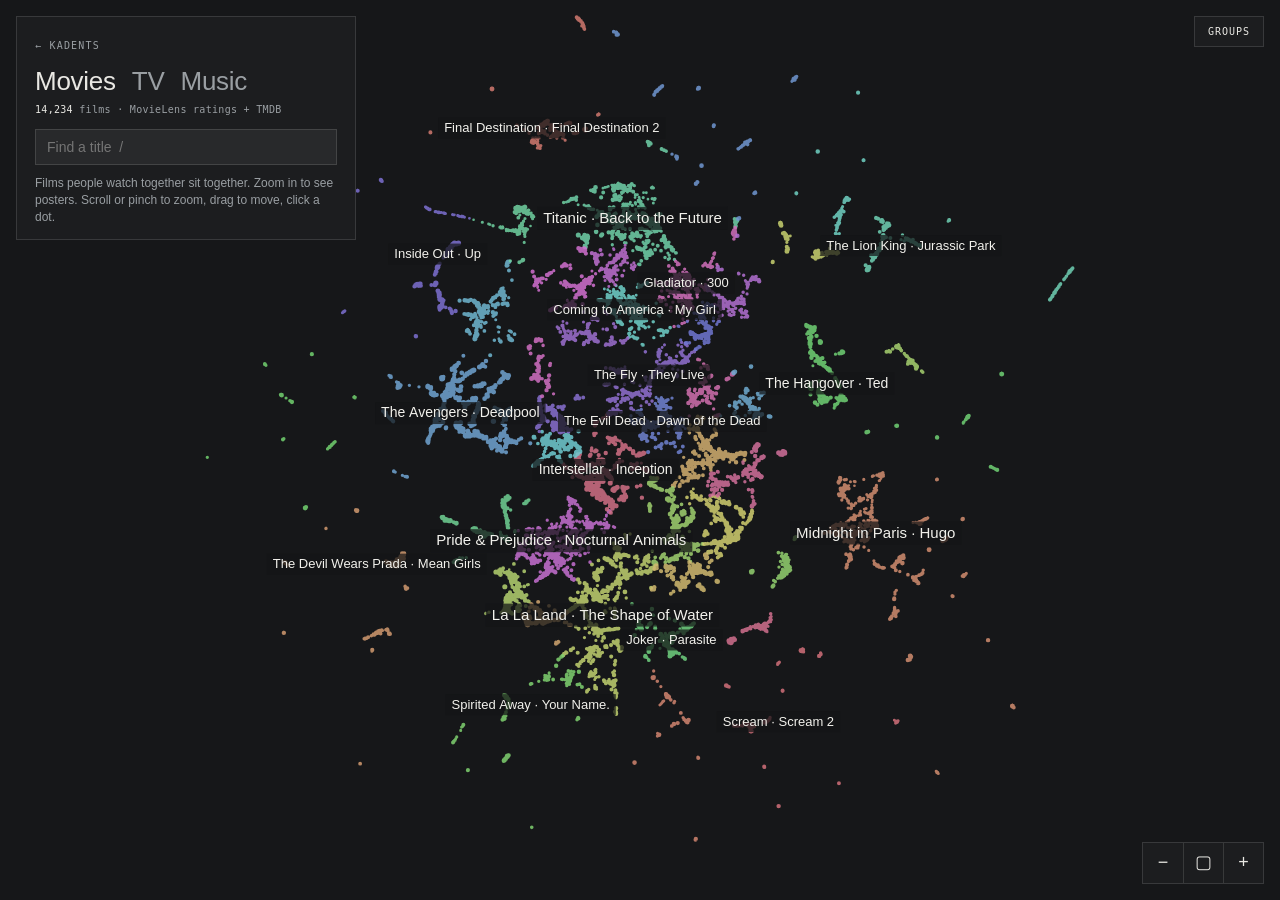
<file: movies/index.html>
<!DOCTYPE html>
<html lang="en">
<head>
  <meta charset="utf-8" />
  <!-- Content Security Policy as a meta tag: GitHub Pages can't send response headers. (frame-ancestors only works as a header.) -->
  <meta http-equiv="Content-Security-Policy" content="default-src 'self'; script-src 'self' https://static.cloudflareinsights.com; style-src 'self' 'unsafe-inline' https://fonts.googleapis.com; font-src https://fonts.gstatic.com; img-src 'self' data: https://image.tmdb.org https://cdn-images.dzcdn.net; connect-src 'self' https://cloudflareinsights.com; frame-src 'none'; worker-src 'none'; object-src 'none'; base-uri 'none'; form-action 'none'; upgrade-insecure-requests">
  <meta name="referrer" content="strict-origin-when-cross-origin">
  <meta name="viewport" content="width=device-width, initial-scale=1, viewport-fit=cover" />
  <title>Movies map · Kadents</title>
  <meta name="description" content="A map of films, where similar films sit next to each other." />
  <link rel="icon" type="image/svg+xml" href="/kadents-violet.svg" media="(prefers-color-scheme: light)">
  <link rel="icon" type="image/svg+xml" href="/kadents-violet-inverted.svg" media="(prefers-color-scheme: dark)">
  <link rel="icon" type="image/png" sizes="32x32" href="/icons/favicon-32.png">
  <link rel="apple-touch-icon" sizes="180x180" href="/icons/apple-touch-icon.png">
  <meta name="theme-color" content="#161719">
  <link rel="preconnect" href="https://fonts.googleapis.com">
  <link rel="preconnect" href="https://fonts.gstatic.com" crossorigin>
  <link rel="stylesheet" href="https://fonts.googleapis.com/css2?family=Hanken+Grotesk:wght@300;400;500&family=Martian+Mono:wght@400;500&display=swap">
  <link rel="preload" href="/maps/movies.json" as="fetch" crossorigin>
  <link rel="stylesheet" href="/maps/map.css" />
</head>
<body data-kind="movies">
  <canvas id="map" aria-label="Map of films. Use the search box to find one."></canvas>
  <p id="loading">Loading the map</p>

  <header class="head panel">
    <a class="home" href="/">&larr; KADENTS</a>
    <nav aria-label="Maps">
        <a href="/movies/" aria-current="page">Movies</a>
        <a href="/tv/">TV</a>
        <a href="/music/">Music</a>
    </nav>
    <p class="meta"><b id="count">…</b> films · <span id="source"></span></p>
    <div class="search">
      <input id="q" type="search" placeholder="Find a title  /" autocomplete="off" aria-label="Find a title">
      <ol id="results" hidden></ol>
    </div>
    <p class="how">Films people watch together sit together. Zoom in to see posters. Scroll or pinch to zoom, drag to move, click a dot.</p>
  </header>

  <button id="groupsBtn" class="panel" type="button">Groups</button>
  <div class="groups panel"><ol id="clusters"></ol></div>
  <div class="zoom panel">
    <button id="zout" type="button" aria-label="Zoom out">&minus;</button>
    <button id="zfit" type="button" aria-label="Show everything">&#9634;</button>
    <button id="zin" type="button" aria-label="Zoom in">+</button>
  </div>

  <div id="tip" hidden></div>
  <section id="card" class="panel" hidden aria-live="polite"></section>

  <script src="/maps/map.js"></script>
</body>
</html>
</file>
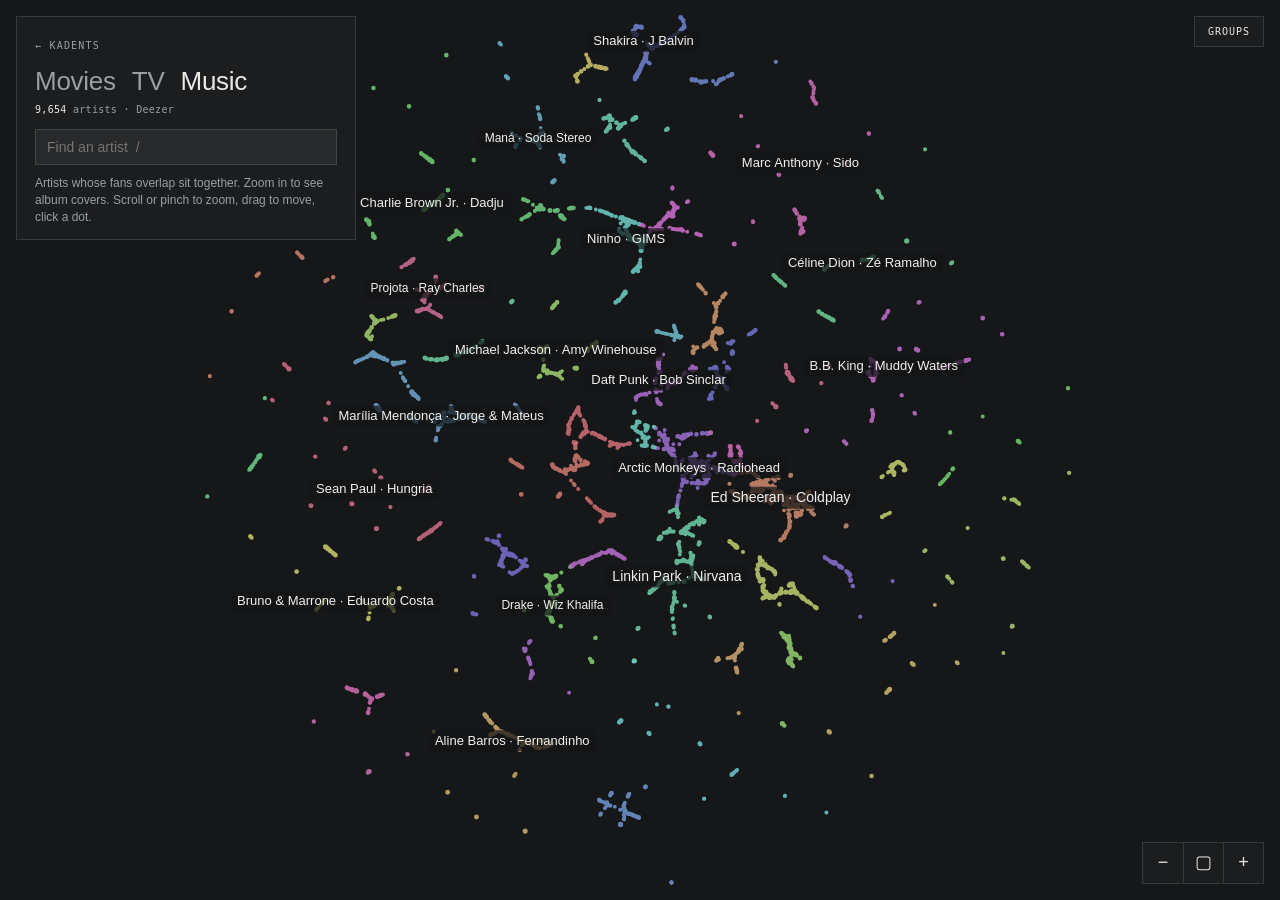
<file: music/index.html>
<!DOCTYPE html>
<html lang="en">
<head>
  <meta charset="utf-8" />
  <!-- Content Security Policy as a meta tag: GitHub Pages can't send response headers. (frame-ancestors only works as a header.) -->
  <meta http-equiv="Content-Security-Policy" content="default-src 'self'; script-src 'self' https://static.cloudflareinsights.com; style-src 'self' 'unsafe-inline' https://fonts.googleapis.com; font-src https://fonts.gstatic.com; img-src 'self' data: https://image.tmdb.org https://cdn-images.dzcdn.net; connect-src 'self' https://cloudflareinsights.com; frame-src 'none'; worker-src 'none'; object-src 'none'; base-uri 'none'; form-action 'none'; upgrade-insecure-requests">
  <meta name="referrer" content="strict-origin-when-cross-origin">
  <meta name="viewport" content="width=device-width, initial-scale=1, viewport-fit=cover" />
  <title>Music map · Kadents</title>
  <meta name="description" content="A map of artists, where artists with the same fans sit next to each other." />
  <link rel="icon" type="image/svg+xml" href="/kadents-violet.svg" media="(prefers-color-scheme: light)">
  <link rel="icon" type="image/svg+xml" href="/kadents-violet-inverted.svg" media="(prefers-color-scheme: dark)">
  <link rel="icon" type="image/png" sizes="32x32" href="/icons/favicon-32.png">
  <link rel="apple-touch-icon" sizes="180x180" href="/icons/apple-touch-icon.png">
  <meta name="theme-color" content="#161719">
  <link rel="preconnect" href="https://fonts.googleapis.com">
  <link rel="preconnect" href="https://fonts.gstatic.com" crossorigin>
  <link rel="stylesheet" href="https://fonts.googleapis.com/css2?family=Hanken+Grotesk:wght@300;400;500&family=Martian+Mono:wght@400;500&display=swap">
  <link rel="preload" href="/maps/music.json" as="fetch" crossorigin>
  <link rel="stylesheet" href="/maps/map.css" />
</head>
<body data-kind="music">
  <canvas id="map" aria-label="Map of artists. Use the search box to find one."></canvas>
  <p id="loading">Loading the map</p>

  <header class="head panel">
    <a class="home" href="/">&larr; KADENTS</a>
    <nav aria-label="Maps">
        <a href="/movies/">Movies</a>
        <a href="/tv/">TV</a>
        <a href="/music/" aria-current="page">Music</a>
    </nav>
    <p class="meta"><b id="count">…</b> artists · <span id="source"></span></p>
    <div class="search">
      <input id="q" type="search" placeholder="Find an artist  /" autocomplete="off" aria-label="Find an artist">
      <ol id="results" hidden></ol>
    </div>
    <p class="how">Artists whose fans overlap sit together. Zoom in to see album covers. Scroll or pinch to zoom, drag to move, click a dot.</p>
  </header>

  <button id="groupsBtn" class="panel" type="button">Groups</button>
  <div class="groups panel"><ol id="clusters"></ol></div>
  <div class="zoom panel">
    <button id="zout" type="button" aria-label="Zoom out">&minus;</button>
    <button id="zfit" type="button" aria-label="Show everything">&#9634;</button>
    <button id="zin" type="button" aria-label="Zoom in">+</button>
  </div>

  <div id="tip" hidden></div>
  <section id="card" class="panel" hidden aria-live="polite"></section>

  <script src="/maps/map.js"></script>
</body>
</html>
</file>
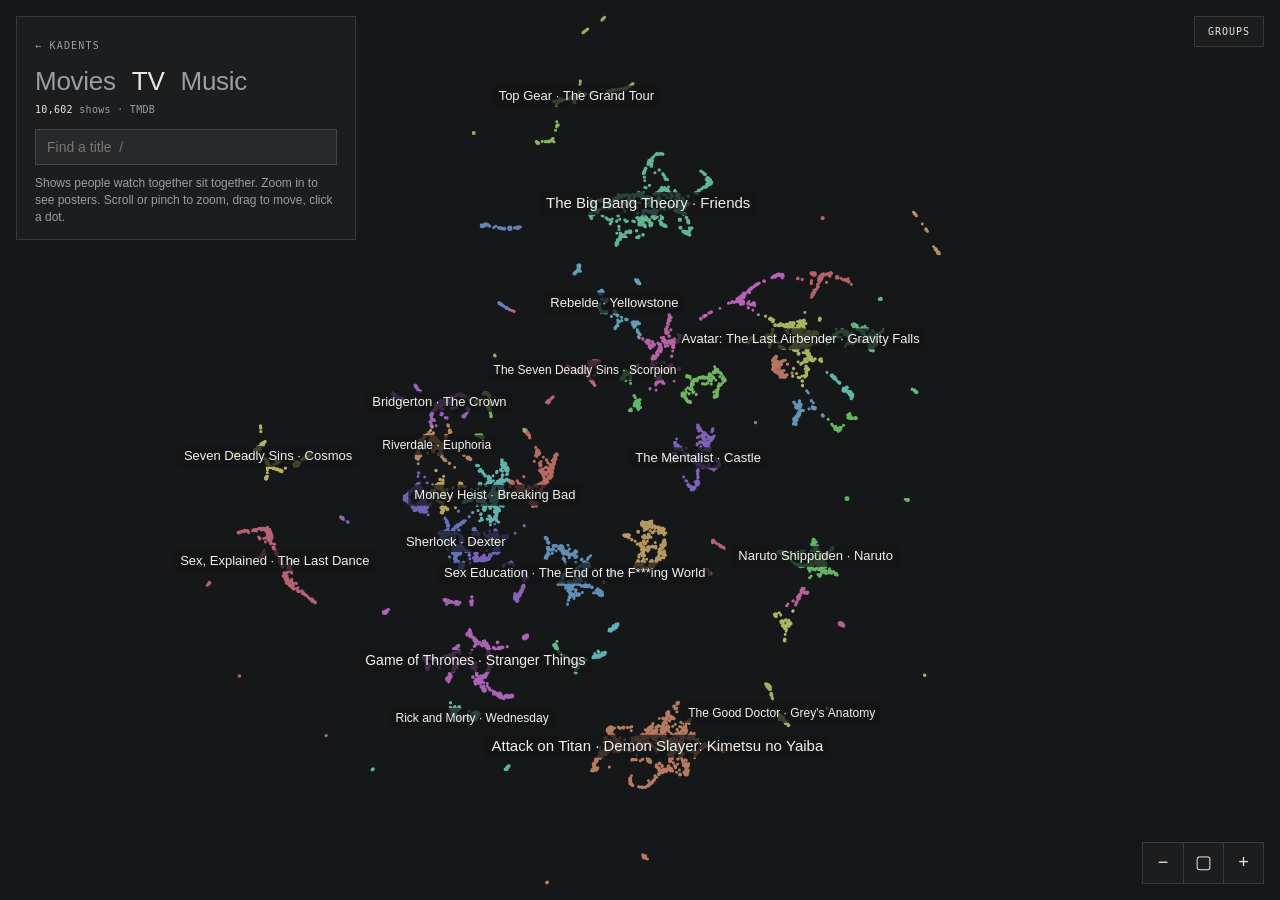
<file: tv/index.html>
<!DOCTYPE html>
<html lang="en">
<head>
  <meta charset="utf-8" />
  <!-- Content Security Policy as a meta tag: GitHub Pages can't send response headers. (frame-ancestors only works as a header.) -->
  <meta http-equiv="Content-Security-Policy" content="default-src 'self'; script-src 'self' https://static.cloudflareinsights.com; style-src 'self' 'unsafe-inline' https://fonts.googleapis.com; font-src https://fonts.gstatic.com; img-src 'self' data: https://image.tmdb.org https://cdn-images.dzcdn.net; connect-src 'self' https://cloudflareinsights.com; frame-src 'none'; worker-src 'none'; object-src 'none'; base-uri 'none'; form-action 'none'; upgrade-insecure-requests">
  <meta name="referrer" content="strict-origin-when-cross-origin">
  <meta name="viewport" content="width=device-width, initial-scale=1, viewport-fit=cover" />
  <title>TV map · Kadents</title>
  <meta name="description" content="A map of shows, where similar shows sit next to each other." />
  <link rel="icon" type="image/svg+xml" href="/kadents-violet.svg" media="(prefers-color-scheme: light)">
  <link rel="icon" type="image/svg+xml" href="/kadents-violet-inverted.svg" media="(prefers-color-scheme: dark)">
  <link rel="icon" type="image/png" sizes="32x32" href="/icons/favicon-32.png">
  <link rel="apple-touch-icon" sizes="180x180" href="/icons/apple-touch-icon.png">
  <meta name="theme-color" content="#161719">
  <link rel="preconnect" href="https://fonts.googleapis.com">
  <link rel="preconnect" href="https://fonts.gstatic.com" crossorigin>
  <link rel="stylesheet" href="https://fonts.googleapis.com/css2?family=Hanken+Grotesk:wght@300;400;500&family=Martian+Mono:wght@400;500&display=swap">
  <link rel="preload" href="/maps/tv.json" as="fetch" crossorigin>
  <link rel="stylesheet" href="/maps/map.css" />
</head>
<body data-kind="tv">
  <canvas id="map" aria-label="Map of shows. Use the search box to find one."></canvas>
  <p id="loading">Loading the map</p>

  <header class="head panel">
    <a class="home" href="/">&larr; KADENTS</a>
    <nav aria-label="Maps">
        <a href="/movies/">Movies</a>
        <a href="/tv/" aria-current="page">TV</a>
        <a href="/music/">Music</a>
    </nav>
    <p class="meta"><b id="count">…</b> shows · <span id="source"></span></p>
    <div class="search">
      <input id="q" type="search" placeholder="Find a title  /" autocomplete="off" aria-label="Find a title">
      <ol id="results" hidden></ol>
    </div>
    <p class="how">Shows people watch together sit together. Zoom in to see posters. Scroll or pinch to zoom, drag to move, click a dot.</p>
  </header>

  <button id="groupsBtn" class="panel" type="button">Groups</button>
  <div class="groups panel"><ol id="clusters"></ol></div>
  <div class="zoom panel">
    <button id="zout" type="button" aria-label="Zoom out">&minus;</button>
    <button id="zfit" type="button" aria-label="Show everything">&#9634;</button>
    <button id="zin" type="button" aria-label="Zoom in">+</button>
  </div>

  <div id="tip" hidden></div>
  <section id="card" class="panel" hidden aria-live="polite"></section>

  <script src="/maps/map.js"></script>
</body>
</html>
</file>
<file: style.css>
/* Layout: a fixed chapter rail on the left, the map fixed behind, and tall chapter stages whose frosted panels
   slide sideways between the three versions. Single dark look by choice. */
:root {
  color-scheme: dark;
  --bg: #1d1f21;
  --page: #232528;
  --model: #3b3e41;
  --shade: #16181a;
  --ink: #e4e3de;
  --muted: #9a9fa3;
  --accent: #ffffff; /* grayscale throughout: states differ by brightness, not hue */
  --ok: #e4e3de;
  --warn: #a9a9a5;
  --bad: #7a7a78;
  --panel: color-mix(in srgb, var(--bg) 84%, transparent);
  --rule: color-mix(in srgb, var(--ink) 24%, transparent);
  --faint: color-mix(in srgb, var(--ink) 20%, transparent);
  --sans: "Hanken Grotesk", "Helvetica Neue", Arial, sans-serif;
  --mono: "Martian Mono", ui-monospace, "Cascadia Mono", Menlo, monospace;
  --rail: 256px;
  --panel-w: 535px;
  --gutter: 48px;
  --ease: cubic-bezier(0.65, 0, 0.35, 1);
}
html[data-mode="eli5"] { --vi: 0; }
html[data-mode="tech"] { --vi: 1; }
html[data-mode="comm"] { --vi: 2; }

*, *::before, *::after { box-sizing: border-box; }
[hidden] { display: none !important; }

body {
  margin: 0;
  background: var(--bg);
  color: var(--ink);
  font: 400 16px/1.45 var(--sans);
  -webkit-font-smoothing: antialiased;
  overflow-x: hidden;
}
:focus-visible { outline: 1px solid var(--ink); outline-offset: 3px; }
a { color: inherit; }

/* ---------- Map (landing drawing and the scene behind the chapters share these) ---------- */
svg .wires path, svg .node > * { fill: none; stroke: var(--faint); stroke-width: 1; vector-effect: non-scaling-stroke; transition: stroke 0.6s ease; }
svg .node > * { fill: transparent; }
svg .node .grid { fill: none; }
#map .wires path, #map .node > * { stroke: color-mix(in srgb, var(--ink) 34%, transparent); }
#map .node { cursor: pointer; outline: none; }
#map .node:hover > *, #map .node:focus-visible > * { stroke: var(--ink); }
#map .rogue > * { stroke: color-mix(in srgb, var(--ink) 18%, transparent); }
#map .labels { display: none; }

#scene {
  /* an svg takes its width from its aspect ratio unless told, so give it one explicitly */
  --scene-left: var(--rail);
  position: fixed; top: 0; left: var(--scene-left);
  width: calc(100vw - var(--scene-left)); height: 100%; z-index: 0; pointer-events: none;
  opacity: 0; transition: opacity 0.9s ease;
}
html.in-chapters #scene { opacity: 1; }
#scene .node.lit > *, #scene .wires.lit path { stroke: var(--ink); }
#scene .labels text {
  font-family: var(--mono); font-size: var(--fs, 6px); letter-spacing: 0.1em; fill: var(--muted);
  opacity: 0; transition: opacity 0.5s ease;
}
#scene .labels text.lit { opacity: 1; }
@media (min-width: 1180px) {
  #scene { --scene-left: calc(var(--rail) + var(--gutter) + var(--panel-w) + 40px); }
}

/* ---------- 3D city (city.js); the flat #scene steps aside once it runs ---------- */
#city { position: fixed; inset: 0; width: 100%; height: 100%; display: block; z-index: 0; pointer-events: none; opacity: 0; transition: opacity 0.9s ease; }
html.three.in-chapters #city { opacity: 1; }
html.three #scene { display: none; }
#labels { position: fixed; inset: 0; z-index: 0; pointer-events: none; overflow: hidden; opacity: 0; transition: opacity 0.6s ease; }
html.three.in-chapters #labels { opacity: 1; }
.tag { position: absolute; left: 0; top: 0; opacity: 0; transition: opacity 0.4s ease; }
.tag.on { opacity: 1; }
.tag::before { content: ""; position: absolute; left: -3px; top: -3px; width: 6px; height: 6px; background: var(--ink); }
.tag::after { content: ""; position: absolute; left: 0; bottom: 3px; width: 1px; height: 30px; background: var(--ink); }
.tag span {
  position: absolute; left: -1px; bottom: 33px; white-space: nowrap;
  padding: 4px 6px 3px; border: 1px solid var(--ink); background: color-mix(in srgb, var(--bg) 70%, transparent);
  font: 500 10px/1 var(--mono); letter-spacing: 0.1em;
}
#readout { position: fixed; right: max(24px, env(safe-area-inset-right, 0px)); bottom: calc(18px + env(safe-area-inset-bottom, 0px)); z-index: 2; display: none; justify-items: end; pointer-events: none; }
html.three.in-chapters #readout { display: grid; }
#readout span { font: 400 10px/1 var(--mono); letter-spacing: 0.12em; text-transform: uppercase; color: var(--muted); }
#readout b { font: 300 44px/1.05 var(--sans); letter-spacing: -0.02em; font-variant-numeric: tabular-nums; }
#readout i { width: 220px; height: 8px; border-bottom: 1px solid var(--rule); background: repeating-linear-gradient(90deg, var(--rule) 0 1px, transparent 1px 22px); }
@media (max-width: 899px) { #readout { display: none !important; } }

/* ---------- Rail ---------- */
#rail {
  position: fixed; left: 0; top: 0; bottom: 0; z-index: 10; width: var(--rail);
  overflow-y: auto; scrollbar-width: none;
  padding: calc(env(safe-area-inset-top, 0px) + 28px) 22px calc(env(safe-area-inset-bottom, 0px) + 24px) max(22px, env(safe-area-inset-left, 0px));
  display: flex; flex-direction: column; gap: 28px;
}
#rail::-webkit-scrollbar { display: none; }
#rail .mark { margin: 0; font: 400 30px/1 var(--sans); letter-spacing: -0.02em; }
.group { position: relative; display: grid; gap: 10px; }
.head { margin: 0; display: flex; align-items: center; gap: 8px; font: 400 10px/1 var(--mono); letter-spacing: 0.1em; text-transform: uppercase; color: var(--muted); }
.head::after { content: ""; flex: 1; border-top: 1px solid var(--rule); }

.vers { position: relative; display: flex; gap: 12px; }
.vers button {
  all: unset; cursor: pointer; padding: 4px 0 3px; border-bottom: 1px solid transparent;
  font: 400 10px/1 var(--mono); letter-spacing: 0.1em; text-transform: uppercase; color: var(--muted);
}
.vers button:hover, .vers button[aria-pressed="true"] { color: var(--ink); }
.vers button:focus-visible { outline: 1px solid var(--ink); outline-offset: 3px; }
.vers-mark { position: absolute; left: 0; bottom: 0; height: 1px; width: 0; background: var(--ink); pointer-events: none; transition: left 0.75s var(--ease), width 0.75s var(--ease); }

.nav { list-style: none; margin: 0; padding: 0; display: grid; }
.nav :is(button, a) {
  all: unset; box-sizing: border-box; width: 100%; cursor: pointer; display: grid; grid-template-columns: 8px 1fr; align-items: center; gap: 8px;
  padding: 4px 0; font: 400 10px/1.3 var(--mono); letter-spacing: 0.1em; text-transform: uppercase; color: var(--muted);
}
.nav :is(button, a)::before { content: ""; width: 6px; height: 6px; border: 1px solid currentColor; }
.nav.circle :is(button, a)::before { border-radius: 50%; }
.nav :is(button, a):hover, .nav button[aria-current] { color: var(--ink); }
.nav :is(button, a):focus-visible { outline: 1px solid var(--ink); outline-offset: 3px; }
.idx-mark { position: absolute; left: 0; top: 0; width: 8px; height: 8px; background: var(--ink); pointer-events: none; opacity: 0; transition: transform 0.45s var(--ease), opacity 0.3s; }
.sign { margin: auto 0 0; font: 500 10px/1 var(--mono); letter-spacing: 0.1em; }

#bar { display: none; }

/* ---------- Landing ---------- */
main { position: relative; z-index: 1; }
.landing {
  min-height: 100vh;
  padding-block: max(14vh, 96px) 48px;
  padding-left: calc(var(--rail) + var(--gutter));
  padding-right: max(16px, env(safe-area-inset-right, 0px));
}
.landing > * { max-width: 694px; }
.loadline {
  all: unset; box-sizing: border-box; position: relative; display: block; width: 100%; max-width: 694px;
  height: 22px; border-bottom: 1px solid var(--rule); cursor: pointer;
  font: 400 10px/1 var(--mono); letter-spacing: 0.1em; text-transform: uppercase; color: var(--muted);
}
.loadline i { position: absolute; left: 0; bottom: -1px; height: 1px; width: 100%; background: var(--ink); }
.loadline span { visibility: hidden; }
html.loading .loadline span { visibility: visible; }
html.loading .loadline i { width: 0; }
#title { margin: 2px 0 0; font: 400 clamp(64px, 11vw, 132px)/0.9 var(--sans); letter-spacing: -0.03em; user-select: none; }
.quick { display: flex; flex-wrap: wrap; gap: 8px; margin: 22px 0 6px; }
.quick .tour { margin-left: auto; }
.quick .narrow { display: none; } /* extras the rail already lists; they only need a button here once the rail is gone */
@media (max-width: 899px) { .quick .tour { margin-left: 0; } .quick .narrow { display: inline-flex; } }
html.loading .quick { opacity: 0; }
.sub { margin: 10px 0 0; font: 400 10px/1.5 var(--mono); letter-spacing: 0.04em; color: var(--muted); }
.drawing { position: relative; margin-top: 40px; container-type: inline-size; }
.drawing svg { display: block; width: 100%; height: auto; overflow: visible; }
.choose { position: absolute; left: 0; top: 65%; width: 39%; display: grid; gap: 8px; }
.choose button {
  all: unset; box-sizing: border-box; cursor: pointer; display: flex; align-items: center; gap: 8px;
  padding: 9px 10px 9px 12px; border: 1px solid var(--rule); color: var(--muted);
  font: 400 12px/1 var(--sans); letter-spacing: 0.04em; text-transform: uppercase;
}
.choose button:hover, .choose button:focus-visible { background: color-mix(in srgb, var(--ink) 9%, transparent); border-color: color-mix(in srgb, var(--ink) 40%, transparent); color: var(--ink); }
.choose kbd { margin-left: auto; min-width: 20px; height: 20px; display: grid; place-items: center; border: 1px solid color-mix(in srgb, var(--ink) 22%, transparent); font: 400 10px/1 var(--mono); color: var(--muted); }
.caption { margin: 16px 0 0; font: 400 10px/1.5 var(--mono); letter-spacing: 0.04em; color: var(--muted); min-height: 1.5em; }

html.loading :is(#title, .sub, .drawing, .caption) { opacity: 0; }
:is(#title, .sub, .drawing, .caption) { transition: opacity 0.4s ease; }
.sub { transition-delay: 0.15s; }
.drawing { transition-delay: 0.3s; }
@media (prefers-reduced-motion: no-preference) {
  html:not(.loading) #map :is(.wires path, .node) { animation: appear 0.5s ease both; animation-delay: calc(0.3s + var(--i, 0) * 40ms); }
}
@keyframes appear { from { opacity: 0; } to { opacity: 1; } }

/* ---------- Chapters ---------- */
.stage {
  position: relative; min-height: 150vh; overflow-x: clip;
  display: flex; flex-direction: column; justify-content: center; gap: 24px;
  padding-left: calc(var(--rail) + var(--gutter));
  padding-right: max(16px, env(safe-area-inset-right, 0px));
}
.stage:last-child { min-height: 110vh; }
.track {
  width: min(var(--panel-w), 100%);
  display: grid; grid-auto-flow: column; grid-auto-columns: 100%; column-gap: 50vw;
  transform: translateX(calc(var(--vi, 0) * (-100% - 50vw)));
  transition: transform 0.75s var(--ease);
}
.ver { display: flex; flex-direction: column; justify-content: center; min-width: 0; opacity: 0; visibility: hidden; transition: opacity 0.75s ease, visibility 0s linear 0.75s; }
html[data-mode="eli5"] .ver[data-ver="eli5"],
html[data-mode="tech"] .ver[data-ver="tech"],
html[data-mode="comm"] .ver[data-ver="comm"] { opacity: 1; visibility: visible; transition: opacity 0.75s ease, visibility 0s; }

.panel {
  width: min(var(--panel-w), 100%); padding: 22px 26px 24px;
  background: var(--panel); -webkit-backdrop-filter: blur(10px); backdrop-filter: blur(10px);
  border-top: 1px solid var(--ink); display: grid; gap: 16px; margin: 0;
}
.panel header { display: flex; align-items: baseline; }
.panel header .n { font: 400 10px/1 var(--mono); letter-spacing: 0.12em; }
.panel header .t { font: 400 10px/1 var(--mono); letter-spacing: 0.12em; text-transform: uppercase; color: var(--muted); }
.panel header .t::before { content: ":"; }
.panel h2 { margin: 0; font: 300 clamp(30px, 3.6vw, 46px)/1.06 var(--sans); letter-spacing: -0.025em; text-wrap: balance; }
.panel h2 .m { color: var(--muted); }
.panel p { margin: 0; }
.origin { display: flex; align-items: center; gap: 10px; font: 400 10px/1 var(--mono); letter-spacing: 0.08em; text-transform: uppercase; }
.origin span { padding: 5px 7px 4px; border: 1px solid var(--ink); }
.origin b { font-weight: 400; }
.flow { padding: 10px 12px; border-left: 2px solid var(--ink); font: 400 11px/1.6 var(--mono); letter-spacing: 0.02em; overflow-wrap: anywhere; }
.tech-list { margin: 0; padding-left: 18px; display: grid; gap: 8px; }
.tech-list b { font-weight: 500; }
.chat { display: grid; gap: 10px; }
.msg { display: grid; gap: 8px; max-width: 85%; padding: 10px 14px; border-radius: 14px; font-size: 15px; }
.msg.you { justify-self: end; background: var(--shade); border-bottom-right-radius: 4px; }
.msg.them { justify-self: start; background: var(--model); border-bottom-left-radius: 4px; }

.led { justify-items: center; }
.led canvas { width: min(300px, 100%); height: auto; aspect-ratio: 1; display: block; background: #111214; cursor: pointer; }
.led figcaption { font: 400 10px/1 var(--mono); letter-spacing: 0.1em; text-transform: uppercase; color: var(--muted); }

.link-button { all: unset; cursor: pointer; font: 400 0.9em/1.3 var(--mono); text-decoration: underline; text-decoration-color: var(--rule); text-underline-offset: 3px; }
.link-button:hover { text-decoration-color: currentColor; }
.link-button:focus-visible { outline: 1px solid var(--ink); outline-offset: 3px; }
.link-button[data-status="success"]::after { content: "  copied"; color: var(--ok); }
.link-button[data-status="error"]::after { content: "  copy failed"; color: var(--bad); }

/* ---------- Project cards and the projects page ---------- */
.project dl { margin: 0; border-top: 1px solid var(--rule); }
.project dl div { display: grid; grid-template-columns: 70px 1fr; gap: 12px; padding: 7px 0; border-bottom: 1px solid var(--rule); }
.project dt { font: 400 10px/1.6 var(--mono); letter-spacing: 0.1em; text-transform: uppercase; color: var(--muted); }
.project dd { margin: 0; min-width: 0; font-size: 14px; overflow-wrap: anywhere; }
.project a, .card a { text-decoration-thickness: 1px; text-underline-offset: 3px; }
.plist { list-style: none; margin: 0; padding: 0; border-top: 1px solid var(--rule); }
.plist button { all: unset; box-sizing: border-box; width: 100%; cursor: pointer; display: grid; gap: 3px; padding: 10px 0; border-bottom: 1px solid var(--rule); }
.plist button:hover b { text-decoration: underline; text-underline-offset: 3px; }
.plist button:focus-visible { outline: 1px solid var(--ink); outline-offset: 3px; }
.plist b { font-weight: 500; font-size: 17px; }
.plist span { font-size: 14px; color: color-mix(in srgb, var(--ink) 85%, transparent); }
.plist small { font: 400 10px/1.4 var(--mono); letter-spacing: 0.08em; text-transform: uppercase; color: var(--muted); }

/* ---------- Services ---------- */
.status-bar { display: flex; flex-wrap: wrap; gap: 8px; }
.status-chip { position: relative; font: 400 10px/1.4 var(--mono); letter-spacing: 0.04em; padding: 6px 8px; border: 1px solid var(--rule); color: var(--muted); }
.status-chip.is-online { color: var(--ok); border-color: color-mix(in srgb, var(--ok) 50%, transparent); }
.status-chip.is-sleeping, .status-chip.is-error { color: var(--warn); border-color: color-mix(in srgb, var(--warn) 50%, transparent); }
.status-chip.is-offline { text-decoration: line-through; color: var(--bad); border-color: color-mix(in srgb, var(--bad) 50%, transparent); }
.status-chip[data-tooltip]::after {
  content: attr(data-tooltip); position: absolute; left: 0; bottom: calc(100% + 6px); z-index: 5;
  background: var(--page); border: 1px solid var(--rule); color: var(--ink); padding: 6px 8px;
  white-space: pre-wrap; width: max-content; max-width: 260px; opacity: 0; pointer-events: none; transition: opacity 0.15s;
}
.status-chip[data-tooltip]:hover::after, .status-chip[data-tooltip]:focus-visible::after { opacity: 1; }

.rows { list-style: none; margin: 0; padding: 0; border-top: 1px solid var(--rule); }
.row { display: flex; flex-wrap: wrap; gap: 10px 16px; align-items: center; justify-content: space-between; padding: 12px 0; border-bottom: 1px solid var(--rule); }
.row-name { display: grid; gap: 3px; min-width: 0; }
.row-name strong { font-weight: 500; font-size: 18px; }
.row-name span { font: 400 10px/1.4 var(--mono); color: var(--muted); overflow-wrap: anywhere; }
.row-actions { display: flex; flex-wrap: wrap; gap: 6px; }
.btn {
  all: unset; box-sizing: border-box; cursor: pointer; display: inline-flex; align-items: center; justify-content: center;
  padding: 8px 10px 7px; border: 1px solid var(--rule); color: var(--ink);
  font: 400 10px/1 var(--mono); letter-spacing: 0.1em; text-transform: uppercase;
}
.btn:hover { background: color-mix(in srgb, var(--ink) 9%, transparent); border-color: color-mix(in srgb, var(--ink) 40%, transparent); }
.btn:focus-visible { outline: 1px solid var(--ink); outline-offset: 3px; }
.btn.primary { background: var(--ink); color: var(--bg); border-color: var(--ink); }
.btn.primary:hover { background: #fff; }
.row--launcher .btn.primary { background: var(--accent); border-color: var(--accent); color: var(--bg); }
.btn.success { background: var(--ok); color: var(--bg); border-color: var(--ok); }
.btn.error { background: var(--bad); color: var(--bg); border-color: var(--bad); }

.foot { display: flex; flex-wrap: wrap; gap: 8px 16px; align-items: center; font: 400 10px/1 var(--mono); letter-spacing: 0.08em; color: var(--muted); }
.foot button { all: unset; cursor: pointer; }
.foot button:hover { color: var(--ink); }
.foot button:focus-visible { outline: 1px solid var(--ink); outline-offset: 3px; }
.counter b { font-weight: 500; color: var(--ink); font-variant-numeric: tabular-nums; }

/* ---------- Toasts, modal, console ---------- */
.toasts { position: fixed; right: max(16px, env(safe-area-inset-right, 0px)); bottom: calc(16px + env(safe-area-inset-bottom, 0px)); z-index: 40; display: grid; gap: 6px; justify-items: end; pointer-events: none; }
.toast { font: 400 11px/1.4 var(--mono); background: var(--page); border-top: 1px solid var(--ink); padding: 9px 12px; max-width: min(360px, 80vw); animation: toast 4s forwards; }
.toast.egg { border-top-color: var(--accent); }
.toast.egg::before { content: "EGG  "; color: var(--accent); }
@keyframes toast { 0% { opacity: 0; transform: translateY(6px); } 6%, 85% { opacity: 1; transform: none; } 100% { opacity: 0; } }

.modal { position: fixed; inset: 0; z-index: 45; background: color-mix(in srgb, var(--shade) 80%, transparent); display: grid; place-items: center; padding: 16px; }
.card { background: var(--bg); border-top: 1px solid var(--ink); width: min(460px, 100%); max-height: 84vh; overflow: auto; padding: 22px 26px 24px; display: grid; gap: 14px; }
.card h3 { margin: 0; font: 300 30px/1.06 var(--sans); letter-spacing: -0.02em; }
.card p { margin: 0; }
.card .mono, .card label { font: 400 10px/1.5 var(--mono); letter-spacing: 0.06em; color: var(--muted); }
.card label { display: grid; gap: 4px; text-transform: uppercase; }
.card input { font: 400 14px/1.3 var(--mono); background: var(--page); color: var(--ink); border: 1px solid var(--rule); padding: 8px; }
.card-actions { display: flex; gap: 8px; flex-wrap: wrap; justify-content: flex-end; }
.eggs { list-style: none; margin: 0; padding: 0; border-top: 1px solid var(--rule); }
.eggs li { display: grid; grid-template-columns: 14px 1fr; gap: 8px; padding: 8px 0; border-bottom: 1px solid var(--rule); align-items: start; }
.eggs li::before { content: ""; width: 6px; height: 6px; margin-top: 6px; border: 1px solid var(--muted); border-radius: 50%; }
.eggs li.got::before { background: var(--accent); border-color: var(--accent); }
.eggs b { font-weight: 500; display: block; }
.eggs small { font: 400 10px/1.5 var(--mono); color: var(--muted); }

.console { position: fixed; left: 50%; transform: translateX(-50%); bottom: calc(16px + env(safe-area-inset-bottom, 0px)); z-index: 41; display: flex; gap: 8px; align-items: center; background: var(--page); border-top: 1px solid var(--ink); padding: 8px 12px; font: 400 12px/1 var(--mono); }
.console input { font: inherit; background: none; color: var(--ink); border: 0; border-bottom: 1px solid var(--rule); width: 170px; padding: 4px 0; }

/* ---------- Easter egg effects ---------- */
.plugin { position: fixed; inset: 0; z-index: 60; background: #3b3b3b; display: grid; place-items: center; align-content: center; gap: 10px; color: #ddd; font: 15px Arial, sans-serif; }
.piece { width: 64px; height: 64px; border-radius: 8px; background: #666; display: grid; place-items: center; font: bold 34px Arial, sans-serif; color: #3b3b3b; }
.saver { position: fixed; inset: 0; z-index: 70; background: #000; cursor: none; }
.saver span { position: absolute; left: 0; top: 0; font: 400 28px/1 var(--mono); letter-spacing: 0.2em; color: var(--accent); }
.dog { position: fixed; bottom: calc(6px + env(safe-area-inset-bottom, 0px)); left: -80px; width: 72px; z-index: 36; fill: none; stroke: var(--ink); stroke-width: 1.5; stroke-linecap: round; stroke-linejoin: round; pointer-events: none; animation: run 7s linear forwards; }
.dog circle { fill: var(--ink); }
@keyframes run { from { transform: translateX(0); } to { transform: translateX(calc(100vw + 100px)); } }

html.rgb :is(#map, #scene) { animation: hue 3s linear infinite; }
html.rgb :is(#map, #scene) :is(.wires path, .node > *) { stroke: #ff4d8d; }
@keyframes hue { to { filter: hue-rotate(360deg); } }
html.root :is(#map, #scene) :is(.wires path, .node > *) { stroke: #ffffff; }
html.root #title { color: #ffffff; text-shadow: 0 0 18px #ffffff66; }
.boom { animation: shake 0.5s linear 3; }
@keyframes shake { 0%, 100% { transform: none; } 25% { transform: translate(-4px, 2px); } 50% { transform: translate(4px, -2px); } 75% { transform: translate(-2px, -3px); } }
#title.led-type { font-family: var(--mono); letter-spacing: 0; color: #ffffff; text-shadow: 0 0 12px #ffffff88; }

/* ---------- Narrow screens: a top bar replaces the rail, panels sit low over the map ---------- */
@media (max-width: 899px) {
  :root { --rail: 0px; --gutter: max(16px, env(safe-area-inset-left, 0px)); }
  #rail { display: none; }
  #bar {
    display: flex; position: fixed; left: 0; right: 0; top: 0; z-index: 10; align-items: center; justify-content: space-between; gap: 12px;
    padding: calc(env(safe-area-inset-top, 0px) + 12px) max(16px, env(safe-area-inset-right, 0px)) 10px max(16px, env(safe-area-inset-left, 0px));
    background: var(--panel); -webkit-backdrop-filter: blur(10px); backdrop-filter: blur(10px);
  }
  #bar strong { font: 400 18px/1 var(--sans); letter-spacing: -0.02em; }
  #bar .vers { gap: 10px; }
  .landing { padding-top: 96px; min-height: auto; }
  .stage { justify-content: flex-end; padding-bottom: 8vh; min-height: 140vh; }
  .panel { padding: 18px 18px 20px; }
}
@media (max-width: 640px) {
  .choose { position: static; width: 100%; margin-top: 20px; }
}
@media (prefers-reduced-motion: reduce) {
  .track, .ver, .vers-mark, .idx-mark, #scene, .landing * { transition: none !important; }
}
.project header .n { text-transform: uppercase; }

/* ---------- Small live details ---------- */
#readout small { font: 400 10px/1 var(--mono); letter-spacing: 0.12em; color: var(--muted); margin-top: 6px; }
.lab { margin: auto 0 -16px; display: flex; align-items: center; gap: 8px; font: 400 10px/1 var(--mono); letter-spacing: 0.1em; text-transform: uppercase; color: var(--muted); }
.lab::before { content: ""; width: 6px; height: 6px; border-radius: 50%; background: var(--muted); }
.lab.up { color: var(--ink); }
.lab.up::before { background: var(--ok); box-shadow: 0 0 0 0 color-mix(in srgb, var(--ok) 60%, transparent); animation: beat 2.4s ease-out infinite; }
.lab.down::before { background: var(--bad); }
.lab + .sign { margin-top: 0; }
@keyframes beat { 0% { box-shadow: 0 0 0 0 color-mix(in srgb, var(--ok) 60%, transparent); } 70%, 100% { box-shadow: 0 0 0 7px transparent; } }
@media (prefers-reduced-motion: reduce) { .lab.up::before { animation: none; } }
.now { padding: 10px 12px; border-left: 2px solid var(--ink); font-size: 14px; }
.now b { font: 500 10px/1 var(--mono); letter-spacing: 0.12em; text-transform: uppercase; margin-right: 8px; }

/* ---------- The live Jellyfin screen (YouTube player laid over the 3D screen) ---------- */
#tv { position: fixed !important; inset: 0; z-index: 0; pointer-events: none; opacity: 0; transition: opacity 0.9s ease; }
html.three.in-chapters #tv { opacity: 1; }
.tv-frame { width: 992px; height: 592px; background: #000; pointer-events: none; }
.tv-frame iframe { width: 100%; height: 100%; border: 0; display: block; pointer-events: none; filter: grayscale(1) contrast(1.05); }
.tv-sound {
  position: fixed; left: 0; top: 0; z-index: 2; display: none; translate: 0 8px;
  padding: 5px 8px 4px; border: 1px solid var(--ink); background: color-mix(in srgb, var(--bg) 80%, transparent); color: var(--ink);
  font: 500 10px/1 var(--mono); letter-spacing: 0.1em; text-transform: uppercase; cursor: pointer;
}
.tv-sound::before { content: ""; display: inline-block; width: 6px; height: 6px; margin-right: 7px; border-radius: 50%; background: var(--muted); vertical-align: 1px; }
.tv-sound[aria-pressed="true"]::before { background: var(--ok); }
.tv-sound:hover { background: var(--ink); color: var(--bg); }
.tv-sound:focus-visible { outline: 1px solid var(--ink); outline-offset: 3px; }
html.tv-sound-on .tv-sound { display: block; }
/* the chapters are full-width sections over the city; let clicks through to the sound button except on the panels */
.stage { pointer-events: none; }
.stage :is(.panel, .track) { pointer-events: auto; }

/* ---------- Extras: World ---------- */
.world { position: fixed; top: 0; bottom: 0; left: var(--rail); right: 0; z-index: 30; background: var(--bg); display: grid; grid-template-columns: minmax(280px, 360px) 1fr; }
.world[hidden] { display: none; }
.world-panel { overflow-y: auto; padding: 56px 28px 28px 36px; border-left: 1px solid var(--rule); }
.world-kicker { margin: 0 0 10px; font: 400 10px/1 var(--mono); letter-spacing: 0.1em; text-transform: uppercase; color: var(--ink); }
.world-kicker span { color: var(--muted); }
.world h2 { margin: 0 0 14px; font: 300 34px/1.05 var(--sans); letter-spacing: -0.02em; }
.world-tabs { display: flex; gap: 14px; margin: 0 0 12px; }
.world-tabs button { background: none; border: 0; padding: 0 0 4px; color: var(--muted); font: 400 10px/1 var(--mono); letter-spacing: 0.1em; text-transform: uppercase; cursor: pointer; border-bottom: 1px solid transparent; }
.world-tabs button[aria-pressed="true"], .world-tabs button:hover { color: var(--ink); border-bottom-color: var(--ink); }
.world-note { margin: 0 0 14px; color: var(--muted); font-size: 14px; }
.world-list { list-style: none; margin: 0; padding: 0; border-top: 1px solid var(--rule); }
.world-list button { display: block; width: 100%; text-align: left; background: none; border: 0; border-bottom: 1px solid var(--rule); padding: 10px 0; color: var(--ink); cursor: pointer; font: inherit; }
.world-list button:hover b { text-decoration: underline; }
.world-list b { display: block; font-weight: 400; font-size: 15px; }
.world-list small { font: 400 10px/1.4 var(--mono); letter-spacing: 0.08em; text-transform: uppercase; color: var(--muted); }
#worldCanvas { width: 100%; height: 100%; display: block; cursor: grab; touch-action: none; }
#worldCanvas:active { cursor: grabbing; }
.world-exit { position: absolute; top: 18px; right: 22px; background: var(--bg); color: var(--ink); border: 1px solid var(--ink); padding: 8px 12px; font: 500 10px/1 var(--mono); letter-spacing: 0.12em; text-transform: uppercase; cursor: pointer; }
html.world-open #readout, html.world-open #labels { display: none; }
@media (max-width: 899px) {
  .world { left: 0; grid-template-columns: 1fr; grid-template-rows: 55vh 1fr; }
  .world-panel { order: 2; padding: 18px 16px; border-left: 0; border-top: 1px solid var(--rule); }
}
</file>
<file: maps/map.css>
/* Full-screen dot map. Same fonts and near-black ground as the front page; the dots carry the only colour. */
:root {
  color-scheme: dark;
  --bg: #161719;
  --panel: rgba(29, 31, 33, .9);
  --ink: #e9e8e3;
  --muted: #9a9fa3;
  --rule: rgba(233, 232, 227, .14);
  --sans: "Hanken Grotesk", "Helvetica Neue", Arial, sans-serif;
  --mono: "Martian Mono", ui-monospace, Menlo, monospace;
}
*, *::before, *::after { box-sizing: border-box; }
html, body { margin: 0; height: 100%; overflow: hidden; background: var(--bg); color: var(--ink); font: 400 15px/1.4 var(--sans); -webkit-font-smoothing: antialiased; }
button { font: inherit; color: inherit; background: none; border: 0; padding: 0; cursor: pointer; text-align: left; }
a { color: inherit; }
[hidden] { display: none !important; }
:focus-visible { outline: 1px solid var(--ink); outline-offset: 2px; }

#map { position: fixed; inset: 0; width: 100%; height: 100%; touch-action: none; cursor: grab; }
#map:active { cursor: grabbing; }
#loading { position: fixed; inset: 0; display: grid; place-items: center; font: 400 11px var(--mono); letter-spacing: .1em; text-transform: uppercase; color: var(--muted); pointer-events: none; }
.ready #loading { display: none; }

.panel { background: var(--panel); backdrop-filter: blur(12px); -webkit-backdrop-filter: blur(12px); border: 1px solid var(--rule); }

/* header */
.head { position: fixed; top: 16px; left: 16px; width: min(340px, calc(100vw - 32px)); padding: 16px 18px 14px; z-index: 3; }
.home { font: 500 10px/1 var(--mono); letter-spacing: .12em; color: var(--muted); text-decoration: none; }
.home:hover { color: var(--ink); }
.head nav { display: flex; gap: 16px; margin: 14px 0 4px; }
.head nav a { font: 300 26px/1 var(--sans); color: var(--muted); text-decoration: none; letter-spacing: -.01em; }
.head nav a[aria-current="page"] { color: var(--ink); }
.head nav a:hover { color: var(--ink); }
.meta { margin: 8px 0 12px; font: 400 10px/1.5 var(--mono); color: var(--muted); letter-spacing: .03em; }
.meta b { color: var(--ink); font-weight: 400; }
.search { position: relative; }
.search input { width: 100%; background: rgba(255,255,255,.05); border: 1px solid var(--rule); color: var(--ink); font: 400 14px var(--sans); padding: 9px 11px; border-radius: 0; }
.search input:focus { outline: none; border-color: var(--ink); }
#results { list-style: none; margin: 6px 0 0; padding: 0; max-height: 50vh; overflow: auto; }
#results button { display: block; width: 100%; padding: 7px 4px; border-top: 1px solid var(--rule); font-size: 14px; }
#results button.on, #results button:hover { background: rgba(255,255,255,.06); }
#results small { color: var(--muted); font-size: 12px; }
#results .none { color: var(--muted); padding: 8px 4px; font-size: 13px; }
i { display: inline-block; width: 8px; height: 8px; border-radius: 50%; margin-right: 8px; vertical-align: 1px; flex: none; }
.how { margin: 10px 0 0; font-size: 12px; color: var(--muted); }

/* clusters */
#groupsBtn { position: fixed; top: 16px; right: 16px; z-index: 3; padding: 9px 13px; font: 400 10px var(--mono); letter-spacing: .1em; text-transform: uppercase; }
.groups { position: fixed; top: 60px; right: 16px; bottom: 76px; width: 280px; overflow: auto; z-index: 2; padding: 6px 0; display: none; }
.groups-open .groups { display: block; }
.groups ol { list-style: none; margin: 0; padding: 0; }
.groups button { display: flex; align-items: center; width: 100%; padding: 6px 14px; font-size: 13px; gap: 0; }
.groups button span { flex: 1; }
.groups button small { font: 400 10px var(--mono); color: var(--muted); }
.groups button:hover { background: rgba(255,255,255,.05); }
.groups button[aria-pressed="true"] { background: rgba(255,255,255,.1); }

/* zoom */
.zoom { position: fixed; right: 16px; bottom: 16px; z-index: 2; display: flex; }
.zoom button { width: 40px; height: 40px; display: grid; place-items: center; font-size: 18px; text-align: center; }
.zoom button + button { border-left: 1px solid var(--rule); }
.zoom button:hover { background: rgba(255,255,255,.06); }

/* hover tip */
#tip { position: fixed; left: 0; top: 0; z-index: 4; pointer-events: none; max-width: 280px; padding: 7px 10px; background: rgba(12,13,14,.92); border: 1px solid var(--rule); }
#tip b { display: block; font-weight: 500; font-size: 14px; }
#tip span { font-size: 12px; color: var(--muted); }

/* details */
#card { position: fixed; left: 16px; bottom: 16px; width: min(420px, calc(100vw - 32px)); max-height: calc(100vh - 290px); min-height: 160px; overflow: auto; z-index: 3; padding: 16px 18px; }
#card .x { position: absolute; top: 6px; right: 10px; font-size: 22px; color: var(--muted); }
#card .x:hover { color: var(--ink); }
.c-top { display: flex; gap: 14px; }
.c-top img { width: 112px; aspect-ratio: 2/3; object-fit: cover; flex: none; background: #222; align-self: flex-start; }
.c-top img.sq { aspect-ratio: 1; border-radius: 50%; }
.c-cl { margin: 0; font: 400 10px var(--mono); letter-spacing: .05em; text-transform: uppercase; color: var(--muted); padding-right: 20px; }
.c-cl button:hover { color: var(--ink); text-decoration: underline; }
#card h2 { font: 400 22px/1.15 var(--sans); margin: 6px 0 2px; }
.c-sub { margin: 0 0 8px; color: var(--muted); font-size: 13px; }
.c-f { margin: 2px 0; font-size: 13px; }
.c-f small { color: var(--muted); }
.c-d { margin: 8px 0 0; font-size: 13px; color: #c9c8c3; }
.c-links { display: flex; gap: 14px; flex-wrap: wrap; margin: 0; }
.c-link { display: inline-block; margin-top: 8px; font: 400 10px var(--mono); letter-spacing: .06em; text-transform: uppercase; color: var(--muted); }
.c-link:hover { color: var(--ink); }
.c-h { margin: 14px 0 4px; padding-top: 10px; border-top: 1px solid var(--rule); font: 400 10px var(--mono); letter-spacing: .1em; text-transform: uppercase; color: var(--muted); }
.near { list-style: none; margin: 0; padding: 0; display: grid; grid-template-columns: 1fr 1fr; gap: 6px 12px; }
.near button { display: flex; align-items: center; gap: 9px; width: 100%; padding: 2px 0; font-size: 13px; line-height: 1.2; }
.near img { width: 30px; aspect-ratio: 2/3; object-fit: cover; flex: none; background: #26282b; }
.near img.sq { aspect-ratio: 1; }
.near span { overflow: hidden; display: -webkit-box; -webkit-line-clamp: 2; -webkit-box-orient: vertical; }
.near small { display: block; color: var(--muted); font-size: 11px; }
.near button:hover span { color: #fff; text-decoration: underline; }
.albums { display: grid; grid-template-columns: repeat(3, 1fr); gap: 10px; margin-top: 14px; }
.albums a { text-decoration: none; font-size: 12px; line-height: 1.2; min-width: 0; }
.albums img { width: 100%; aspect-ratio: 1; display: block; background: #26282b; margin-bottom: 4px; }
.albums span { display: block; overflow: hidden; text-overflow: ellipsis; white-space: nowrap; }
.albums small { color: var(--muted); font-size: 11px; }
.albums a:hover span { text-decoration: underline; }

@media (max-width: 640px) {
  .head { top: 8px; left: 8px; width: calc(100vw - 16px); padding: 12px 14px; }
  .head nav a { font-size: 22px; }
  .how { display: none; }
  #groupsBtn { top: auto; bottom: 16px; right: auto; left: 16px; }
  .groups { top: auto; left: 8px; right: 8px; bottom: 64px; width: auto; max-height: 45vh; }
  #card { left: 8px; bottom: 8px; width: calc(100vw - 16px); max-height: 52vh; }
  .c-top img { width: 84px; }
}
</file>
